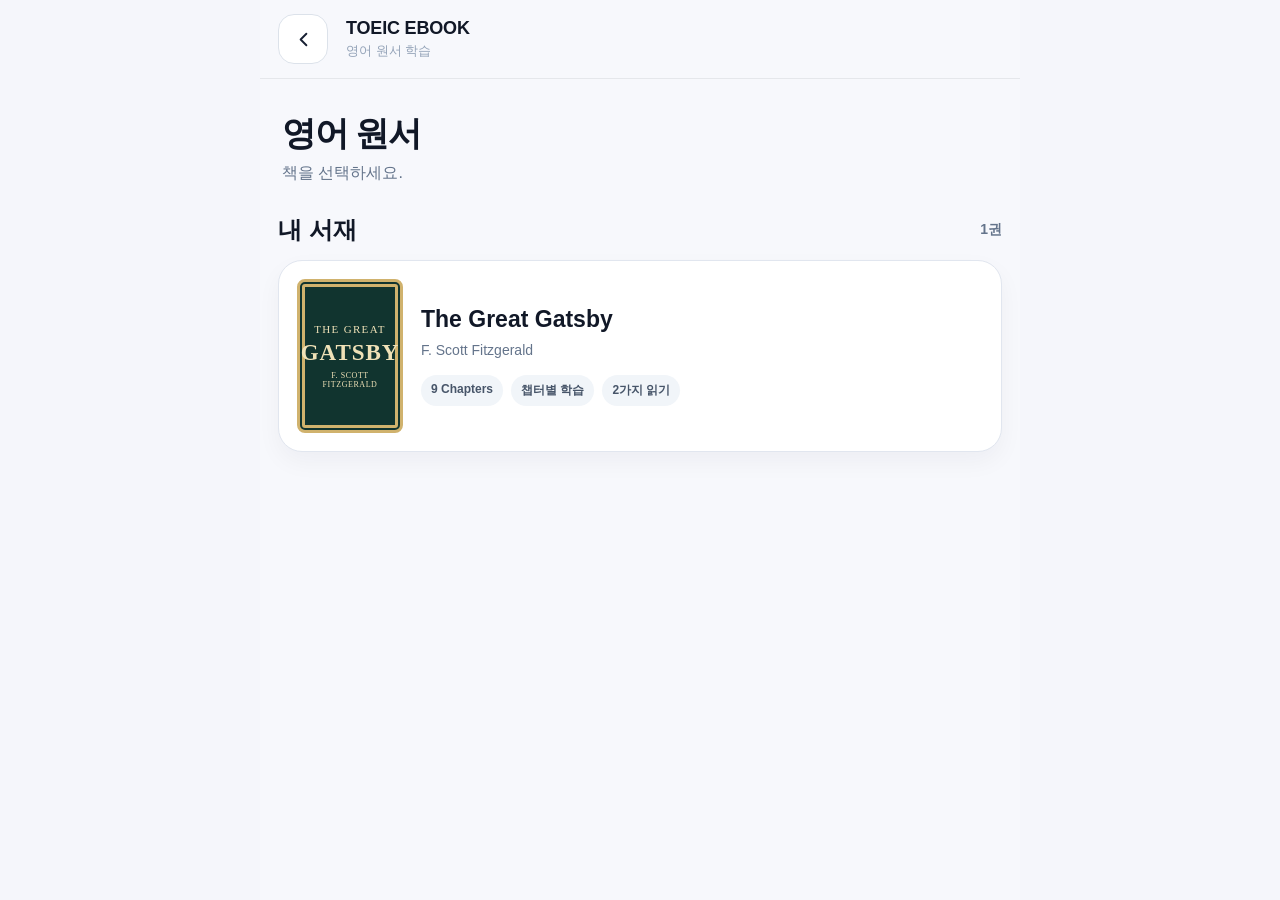
<file: ebook-prep.html>
<!doctype html>
<html lang="ko">
<head>
  <meta charset="UTF-8" />
  <meta name="viewport" content="width=device-width, initial-scale=1.0, viewport-fit=cover" />
  <meta name="theme-color" content="#312e81" />
  <meta name="description" content="영어 원서 읽기 전 학습" />
  <link rel="icon" href="/icon.svg" type="image/svg+xml" />
  <link rel="stylesheet" href="/ebook.css?v=3" />
  <title>읽기 전 학습 | TOEIC EBOOK</title>
</head>
<body data-ebook-view="prep">
  <div class="ebook-shell">
    <header class="ebook-topbar">
      <a href="/" class="back-btn" aria-label="홈으로"><svg viewBox="0 0 24 24"><path d="M15 18l-6-6 6-6"/></svg></a>
      <div class="top-title"><strong>TOEIC EBOOK</strong><span>영어 원서 학습</span></div>
      <button id="topAudioStop" class="top-action" type="button" hidden>정지</button>
    </header>

    <main class="book-view">
      <section class="book-head">
        <div class="mini-cover"><span>THE GREAT</span><b>GATSBY</b><small>F. SCOTT FITZGERALD</small></div>
        <div class="book-info">
          <h1 id="bookTitle">The Great Gatsby</h1>
          <p id="bookAuthor">F. Scott Fitzgerald</p>
          <div class="book-meta"><span id="bookLevel">중상급</span><span id="bookChapters">9 Chapters</span></div>
        </div>
      </section>

      <nav class="book-tabs" aria-label="책 메뉴">
        <button id="prepTab" class="active" type="button" aria-current="page">읽기 전 학습</button>
        <button id="readTab" type="button">책 읽기</button>
      </nav>

      <section id="prepPanel" class="prep-panel" aria-label="읽기 전 학습">
        <section class="chapter-control card compact-card">
          <div class="control-head"><strong>읽기 전 학습</strong><span id="prepChapterProgress">0%</span></div>
          <div class="chapter-row">
            <button id="prepPrevChapter" class="square-btn" type="button" aria-label="이전 챕터"><svg viewBox="0 0 24 24"><path d="M15 18l-6-6 6-6"/></svg></button>
            <label class="chapter-select-wrap"><span>CHAPTER</span><select id="prepChapterSelect"></select></label>
            <button id="prepNextChapter" class="square-btn" type="button" aria-label="다음 챕터"><svg viewBox="0 0 24 24"><path d="m9 18 6-6-6-6"/></svg></button>
          </div>
        </section>

        <section class="study-section card">
          <div class="study-title"><h2>단어</h2><span id="vocabCount"></span></div>
          <div id="vocabList" class="vocab-list"></div>
        </section>

        <section class="study-section card">
          <div class="study-title"><h2>문법</h2><span id="grammarCount"></span></div>
          <div id="grammarList" class="grammar-list"></div>
        </section>

        <button id="finishPrepBtn" class="finish-prep" type="button">이 챕터 읽기</button>
      </section>
    </main>
  </div>

  <script src="/ebook-common.js?v=1"></script>
  <script src="/ebook-prep.js?v=1"></script>
</body>
</html>
</file>
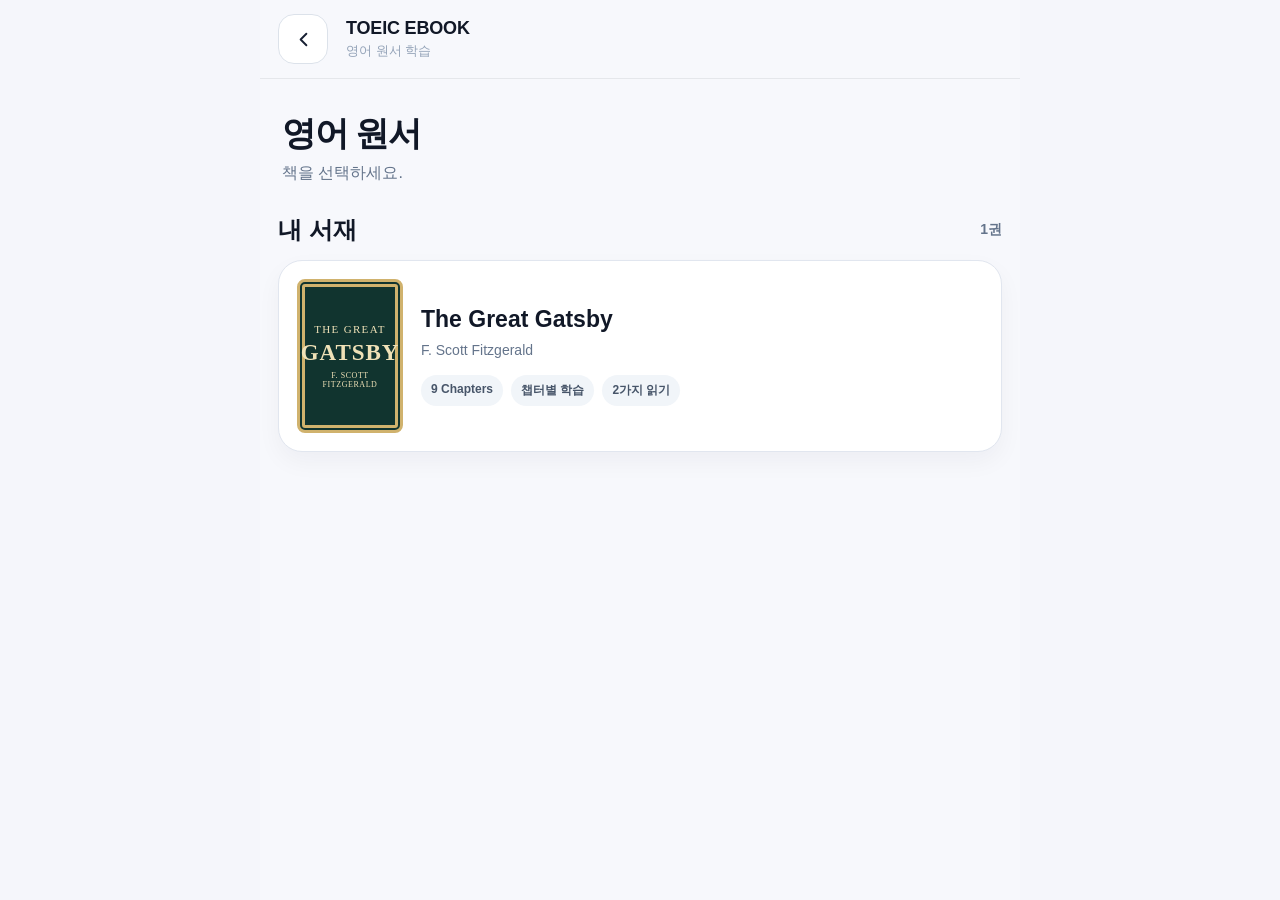
<file: ebook-reader.html>
<!doctype html>
<html lang="ko">
<head>
  <meta charset="UTF-8" />
  <meta name="viewport" content="width=device-width, initial-scale=1.0, viewport-fit=cover" />
  <meta name="theme-color" content="#312e81" />
  <meta name="description" content="영어 원서 책 읽기" />
  <link rel="icon" href="/icon.svg" type="image/svg+xml" />
  <link rel="stylesheet" href="/ebook.css?v=3" />
  <link rel="preload" href="/data/gatsby-ko-ch1-1.json?v=4" as="fetch" crossorigin="anonymous" />
  <link rel="preload" href="/data/gatsby-ko-ch1-2.json?v=4" as="fetch" crossorigin="anonymous" />
  <link rel="preload" href="/data/gatsby-ko-ch1-3.json?v=4" as="fetch" crossorigin="anonymous" />
  <link rel="preload" href="/data/gatsby-ko-ch1-4.json?v=4" as="fetch" crossorigin="anonymous" />
  <link rel="preload" href="/data/gatsby-ko-ch1-5.json?v=4" as="fetch" crossorigin="anonymous" />
  <title>책 읽기 | TOEIC EBOOK</title>
</head>
<body data-ebook-view="reader">
  <div class="ebook-shell">
    <header class="ebook-topbar">
      <a href="/" class="back-btn" aria-label="홈으로"><svg viewBox="0 0 24 24"><path d="M15 18l-6-6 6-6"/></svg></a>
      <div class="top-title"><strong>TOEIC EBOOK</strong><span>영어 원서 학습</span></div>
      <button id="topAudioStop" class="top-action" type="button" hidden>정지</button>
    </header>

    <main class="book-view">
      <section class="book-head">
        <div class="mini-cover"><span>THE GREAT</span><b>GATSBY</b><small>F. SCOTT FITZGERALD</small></div>
        <div class="book-info">
          <h1 id="bookTitle">The Great Gatsby</h1>
          <p id="bookAuthor">F. Scott Fitzgerald</p>
          <div class="book-meta"><span id="bookLevel">중상급</span><span id="bookChapters">9 Chapters</span></div>
        </div>
      </section>

      <nav class="book-tabs" aria-label="책 메뉴">
        <button id="prepTab" type="button">읽기 전 학습</button>
        <button id="readTab" class="active" type="button" aria-current="page">책 읽기</button>
      </nav>

      <section id="readerPanel" class="reader-panel" aria-label="책 읽기">
        <section class="reader-top card compact-card">
          <div class="reading-mode" role="tablist" aria-label="읽기 방식">
            <button id="lineModeBtn" class="active" type="button">한 줄씩 읽기</button>
            <button id="fullModeBtn" type="button">영어 전체 읽기</button>
          </div>

          <div class="chapter-row reader-chapter-row">
            <button id="readPrevChapter" class="square-btn" type="button" aria-label="이전 챕터"><svg viewBox="0 0 24 24"><path d="M15 18l-6-6 6-6"/></svg></button>
            <label class="chapter-select-wrap"><span>CHAPTER</span><select id="chapterSelect"></select></label>
            <button id="readNextChapter" class="square-btn" type="button" aria-label="다음 챕터"><svg viewBox="0 0 24 24"><path d="m9 18 6-6-6-6"/></svg></button>
          </div>

          <div class="reader-actions">
            <button id="chapterAudioBtn" class="audio-main-btn" type="button">
              <svg viewBox="0 0 24 24"><path d="M8 5v14l11-7-11-7Z"/></svg><span>챕터 듣기</span>
            </button>
            <button id="koreanToggle" class="korean-toggle" type="button">
              <svg viewBox="0 0 24 24"><path d="M2.5 12s3.5-6 9.5-6 9.5 6 9.5 6-3.5 6-9.5 6-9.5-6-9.5-6Z"/><circle cx="12" cy="12" r="2.5"/></svg><span>한국어 숨기기</span>
            </button>
          </div>
        </section>

        <section class="chapter-head">
          <div><p id="chapterLabel">CHAPTER I</p><h2 id="chapterTitleDisplay">The Great Gatsby</h2></div>
          <span id="readerCount"></span>
        </section>

        <section id="lineReaderView">
          <section id="readerLines" class="reader-lines"></section>
          <button id="loadMoreBtn" class="load-more" type="button">다음 문장 더 보기</button>
        </section>

        <section id="fullReaderView" class="full-reader-view" hidden>
          <article id="fullEnglishText" class="full-english-text"></article>
        </section>

        <div id="readerStatus" class="reader-status" aria-live="polite"></div>
      </section>
    </main>
  </div>

  <script src="/ebook-common.js?v=1"></script>
  <script src="/ebook-ko-bootstrap.js?v=4"></script>
  <script src="/ebook-reader.js?v=2"></script>
</body>
</html>
</file>
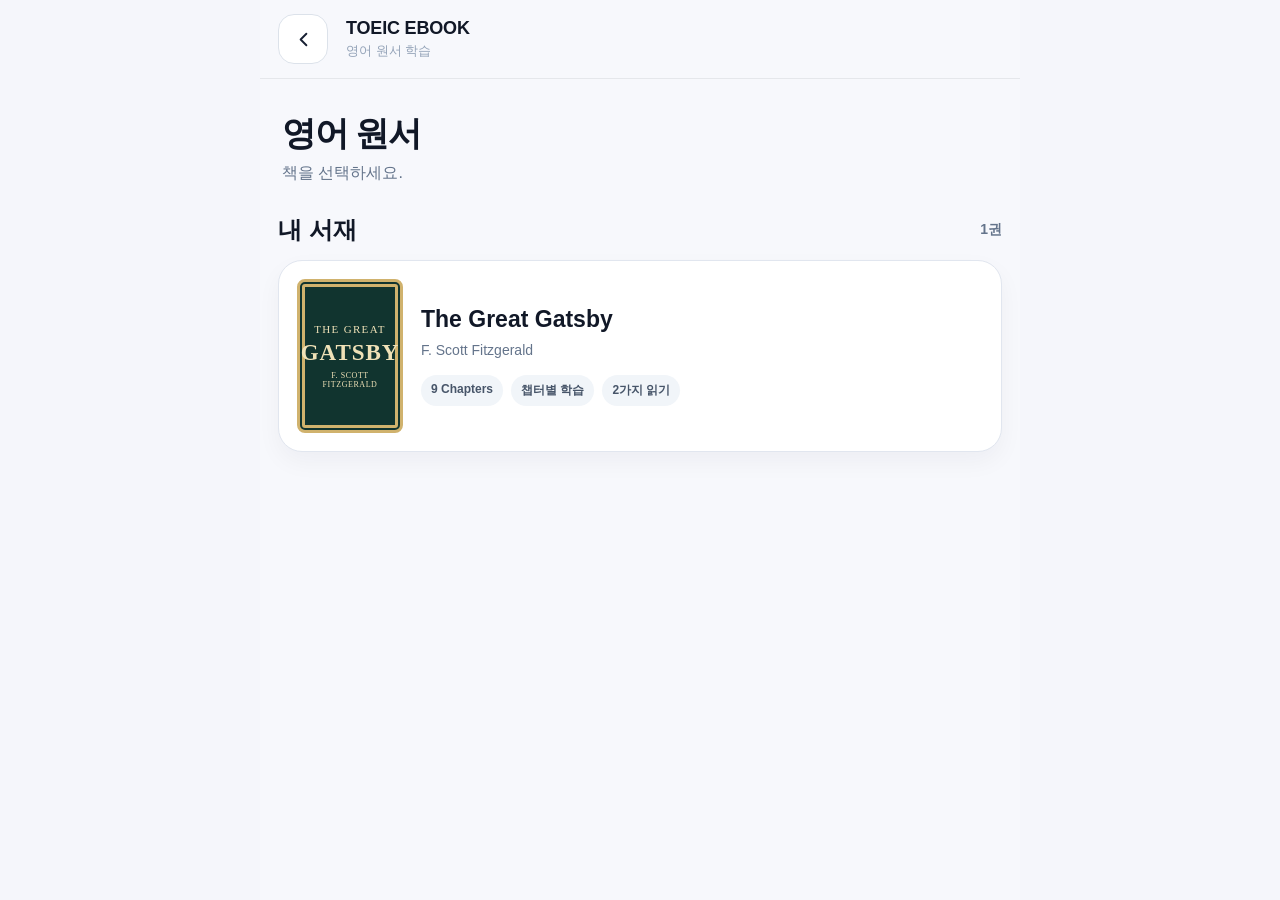
<file: ebook.html>
<!doctype html>
<html lang="ko">
<head>
  <meta charset="UTF-8" />
  <meta name="viewport" content="width=device-width, initial-scale=1.0, viewport-fit=cover" />
  <meta name="theme-color" content="#312e81" />
  <meta name="description" content="영어 원서로 공부하는 TOEIC EBOOK" />
  <link rel="icon" href="/icon.svg" type="image/svg+xml" />
  <link rel="stylesheet" href="/ebook.css?v=3" />
  <title>TOEIC EBOOK</title>
</head>
<body>
  <div class="ebook-shell">
    <header class="ebook-topbar">
      <a href="/" class="back-btn" aria-label="홈으로"><svg viewBox="0 0 24 24"><path d="M15 18l-6-6 6-6"/></svg></a>
      <div class="top-title"><strong>TOEIC EBOOK</strong><span>영어 원서 학습</span></div>
    </header>

    <main id="libraryView" class="library-view">
      <section class="library-head">
        <h1>영어 원서</h1>
        <p>책을 선택하세요.</p>
      </section>
      <section class="library-section">
        <div class="section-heading"><h2>내 서재</h2><span id="bookCount">0권</span></div>
        <div id="bookList" class="book-list"></div>
      </section>
    </main>
  </div>

  <script src="/ebook-common.js?v=1"></script>
  <script src="/ebook-library.js?v=1"></script>
</body>
</html>
</file>
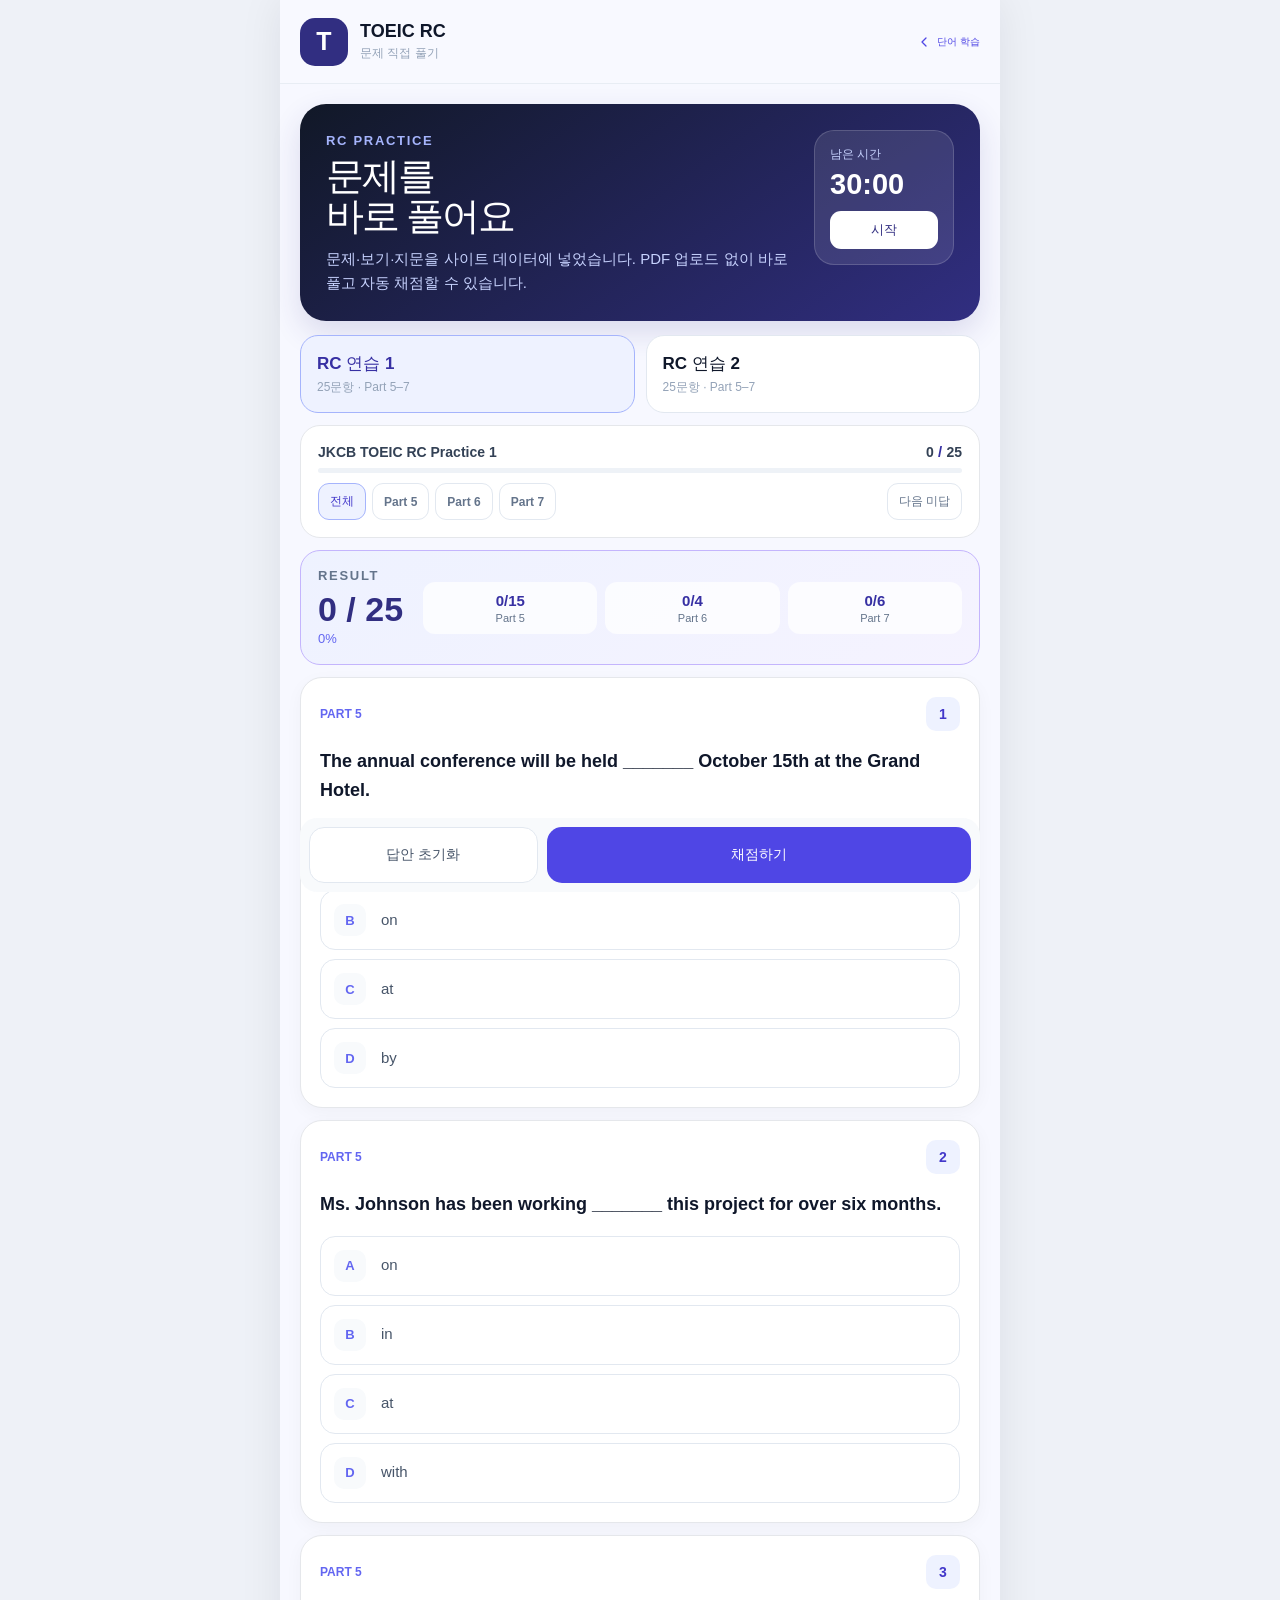
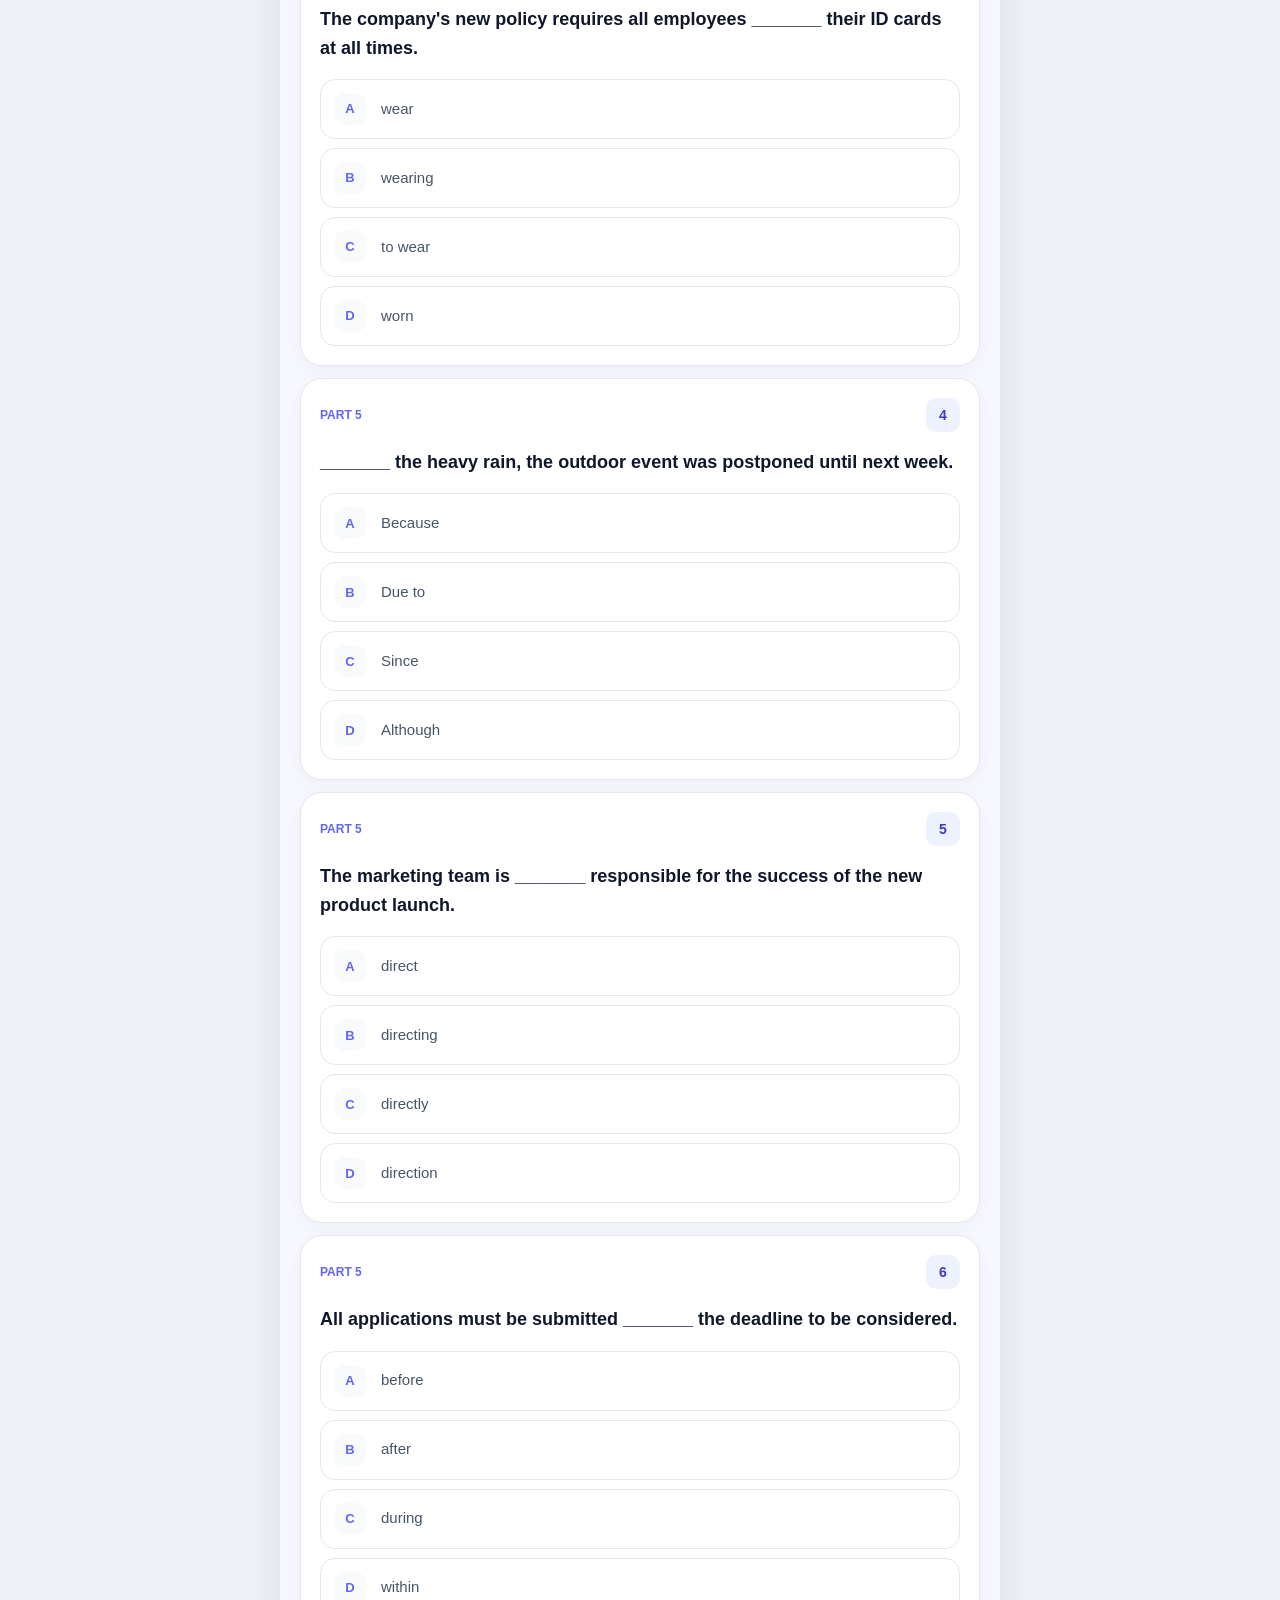
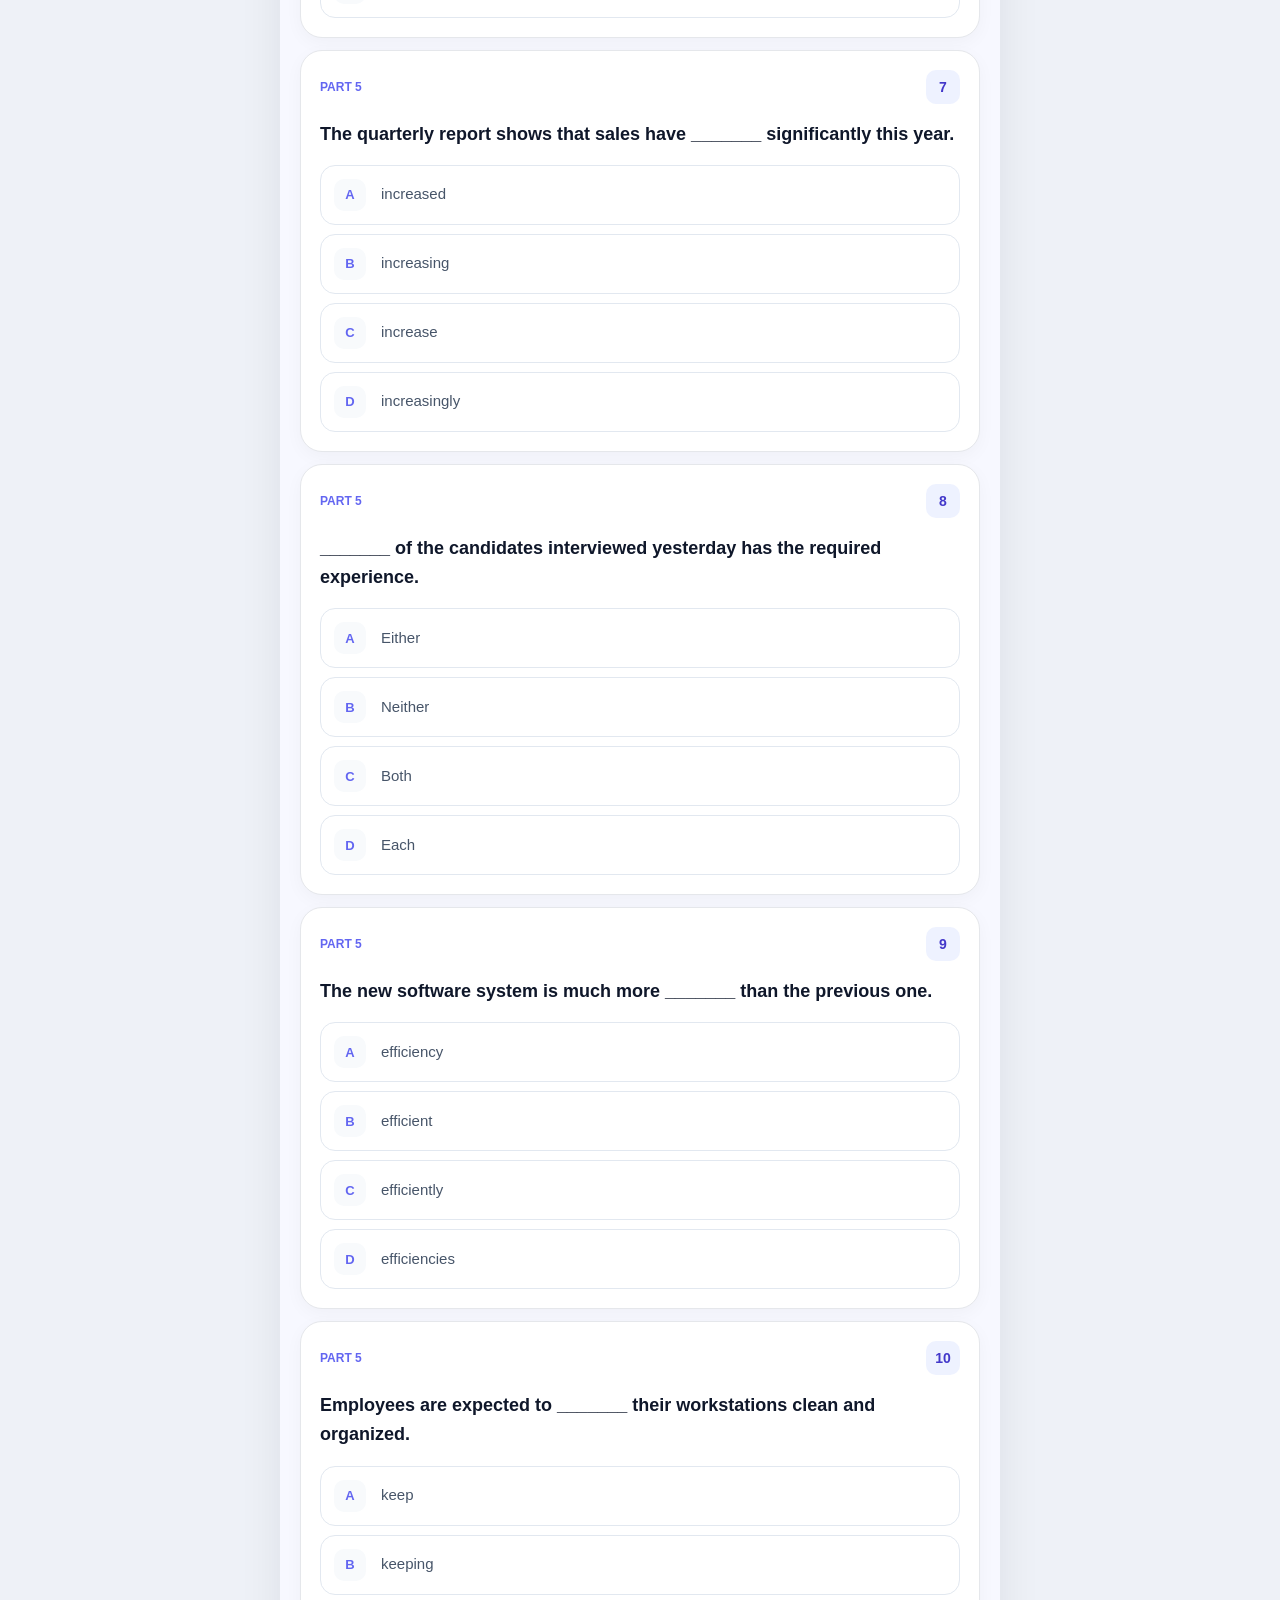
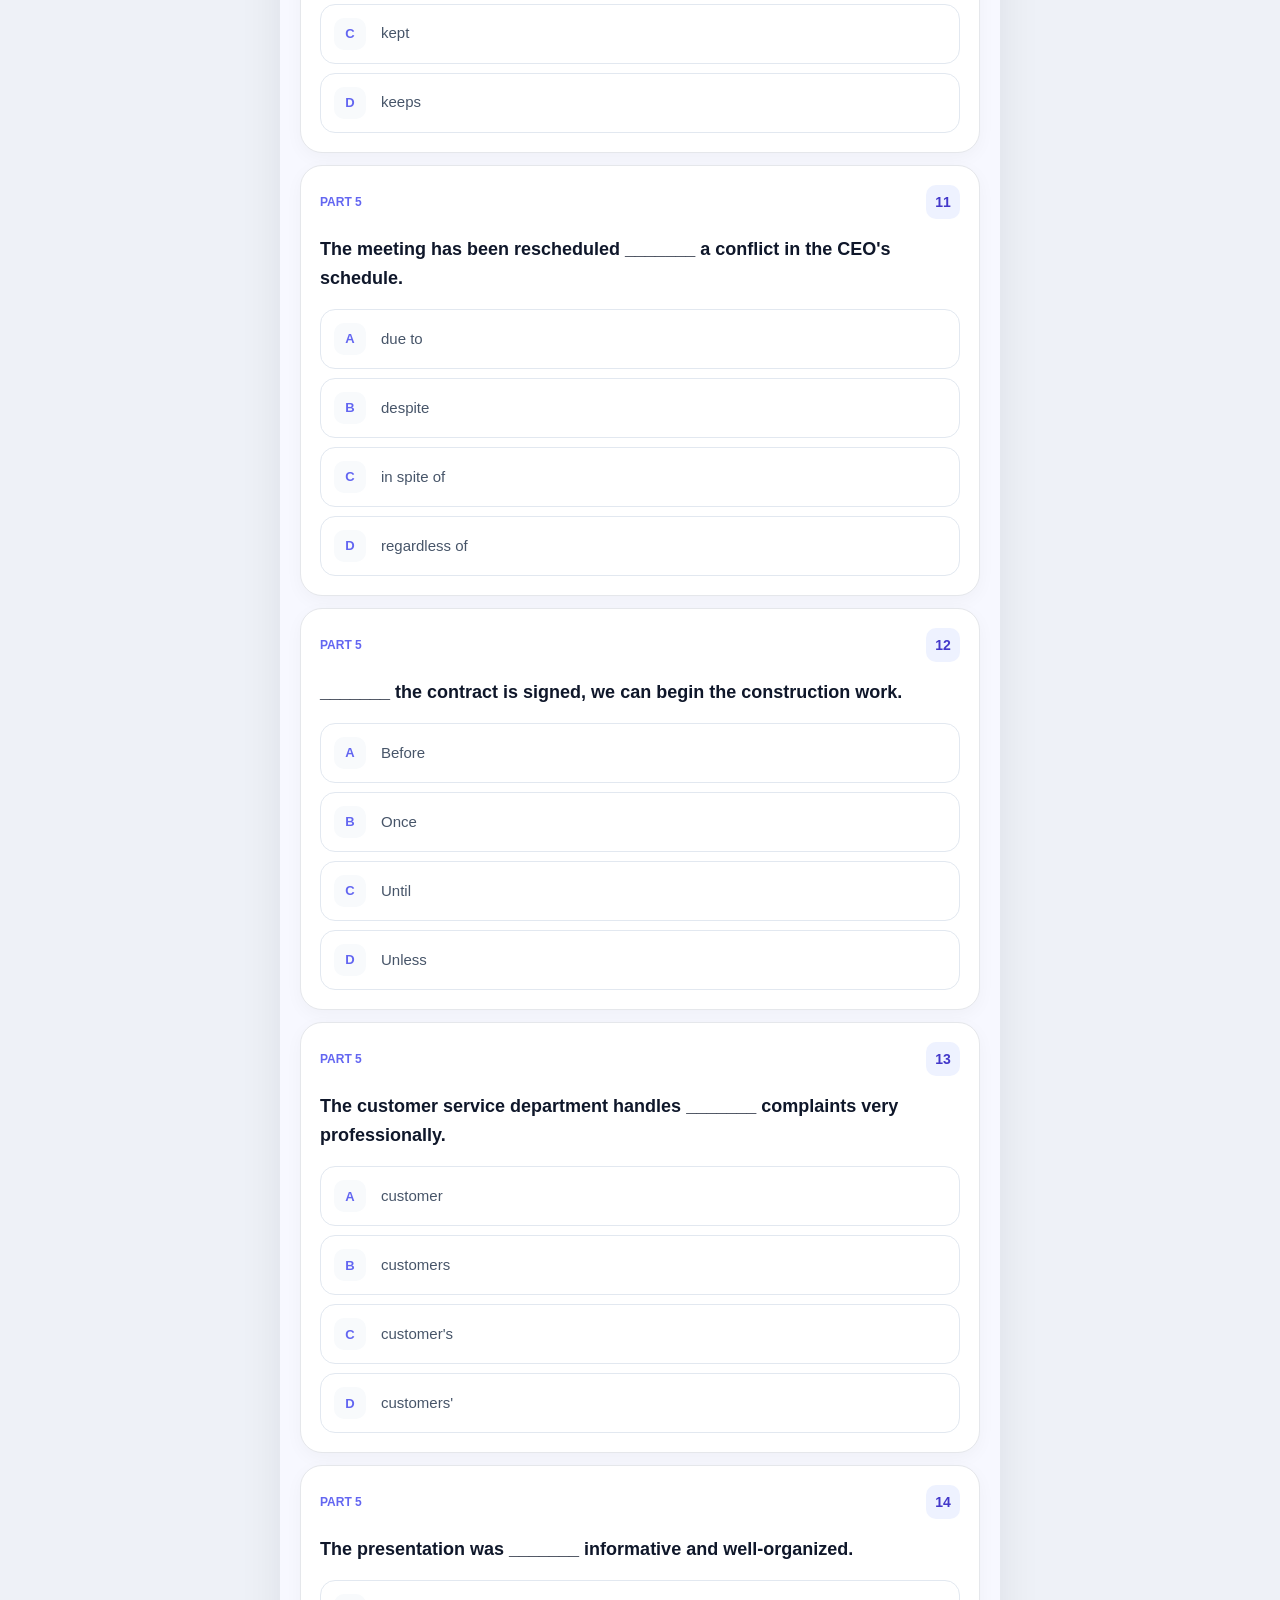
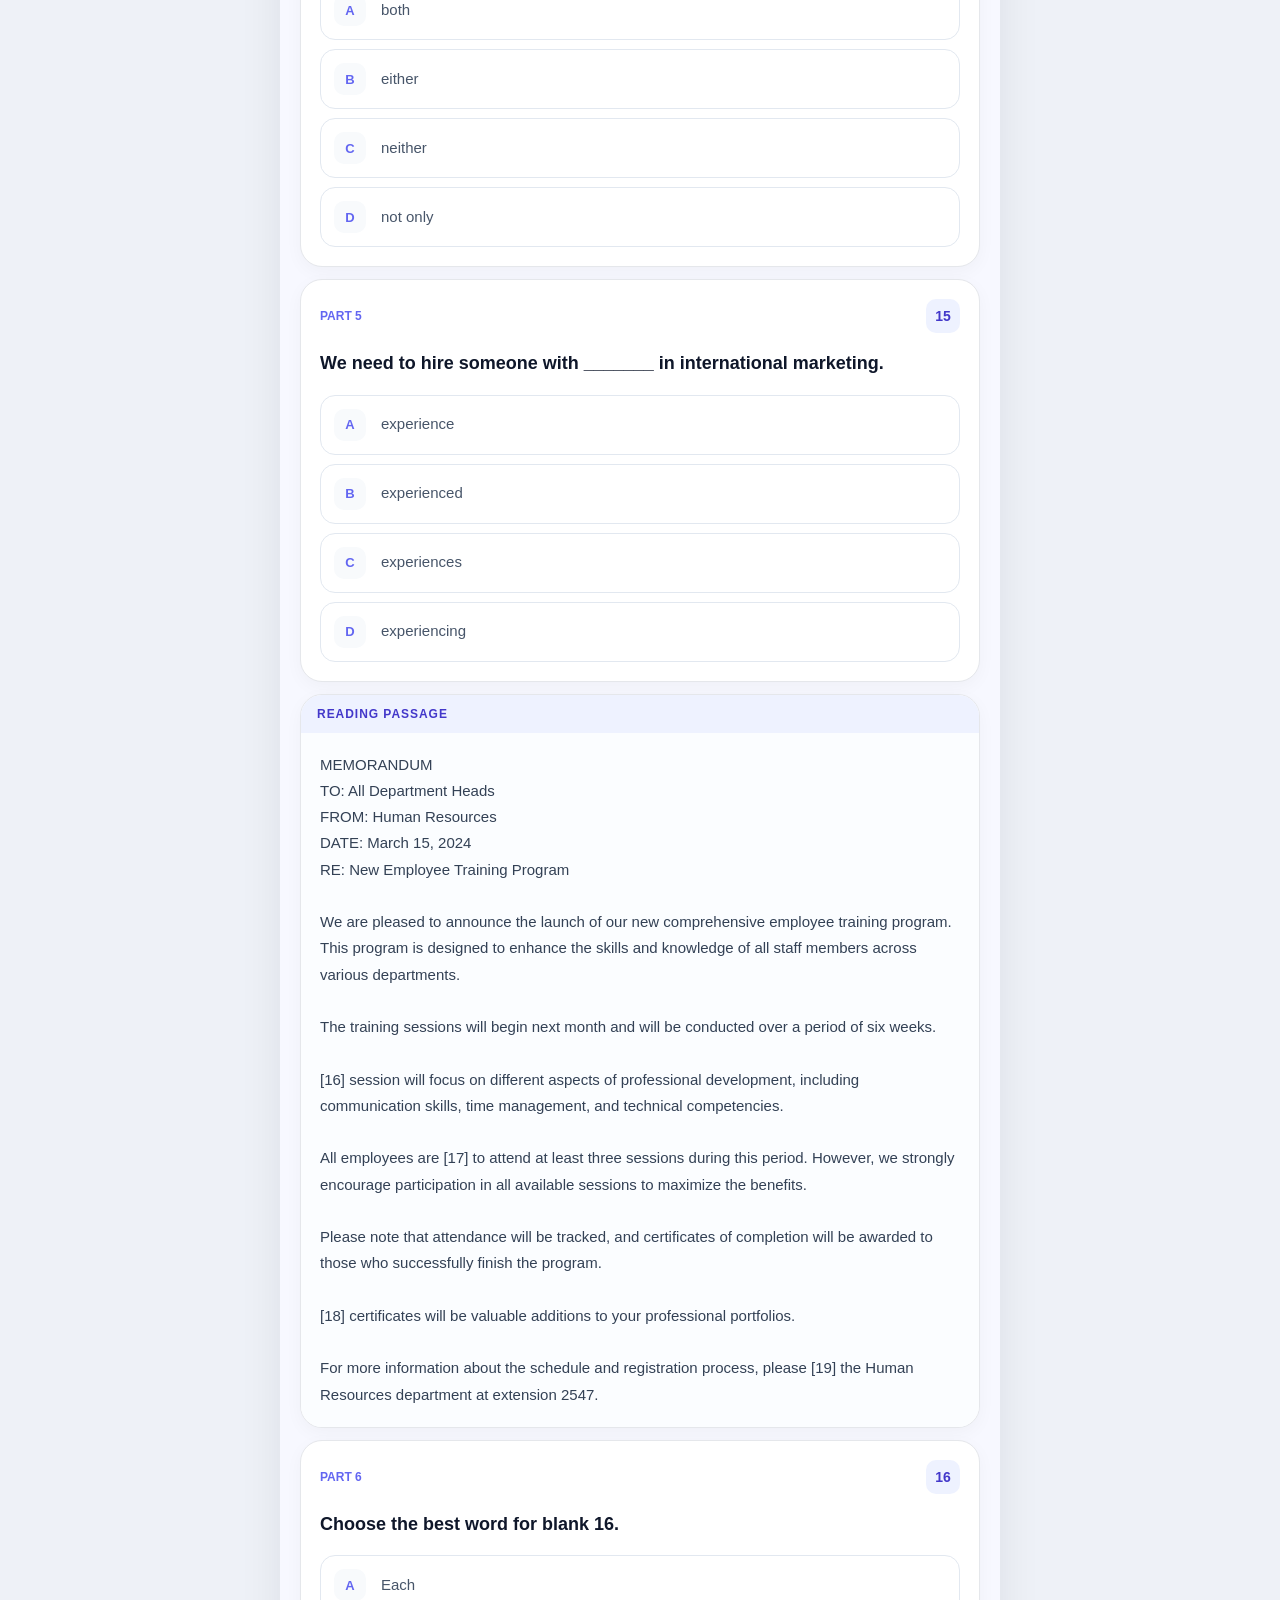
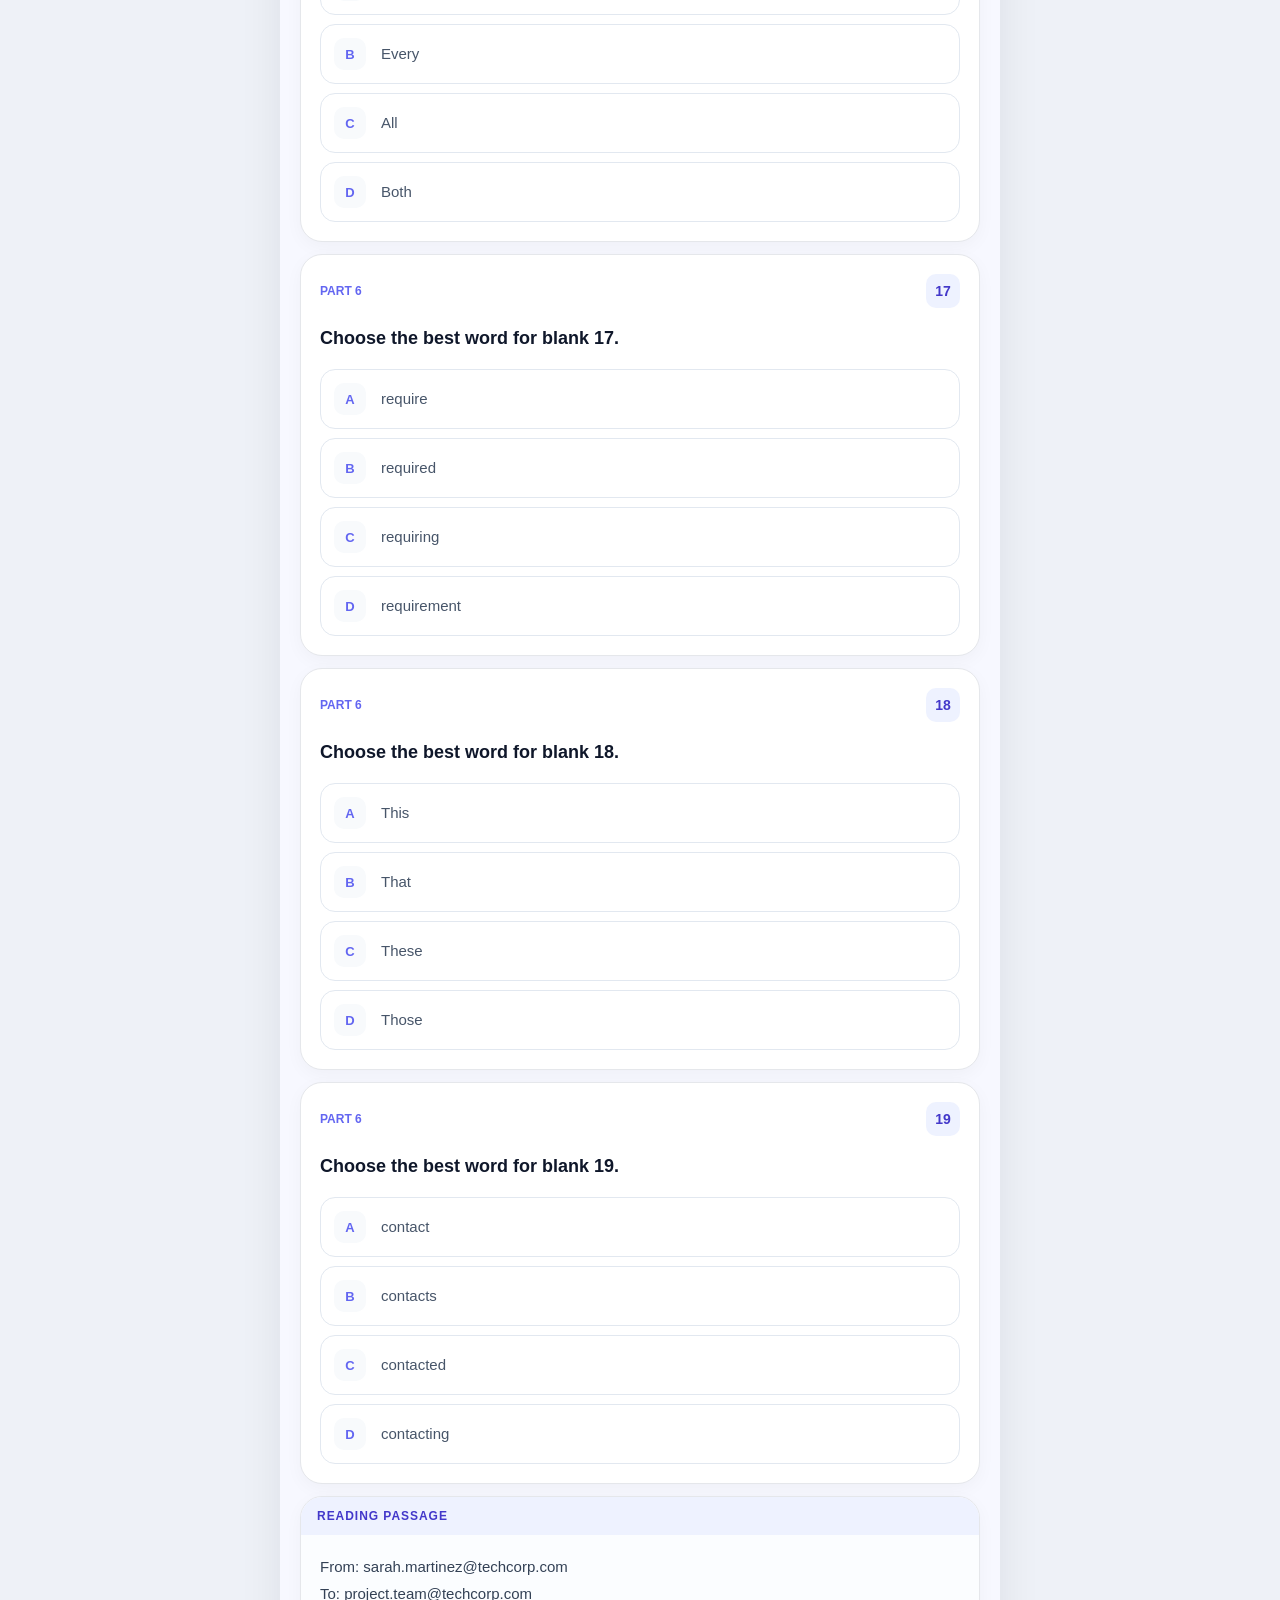
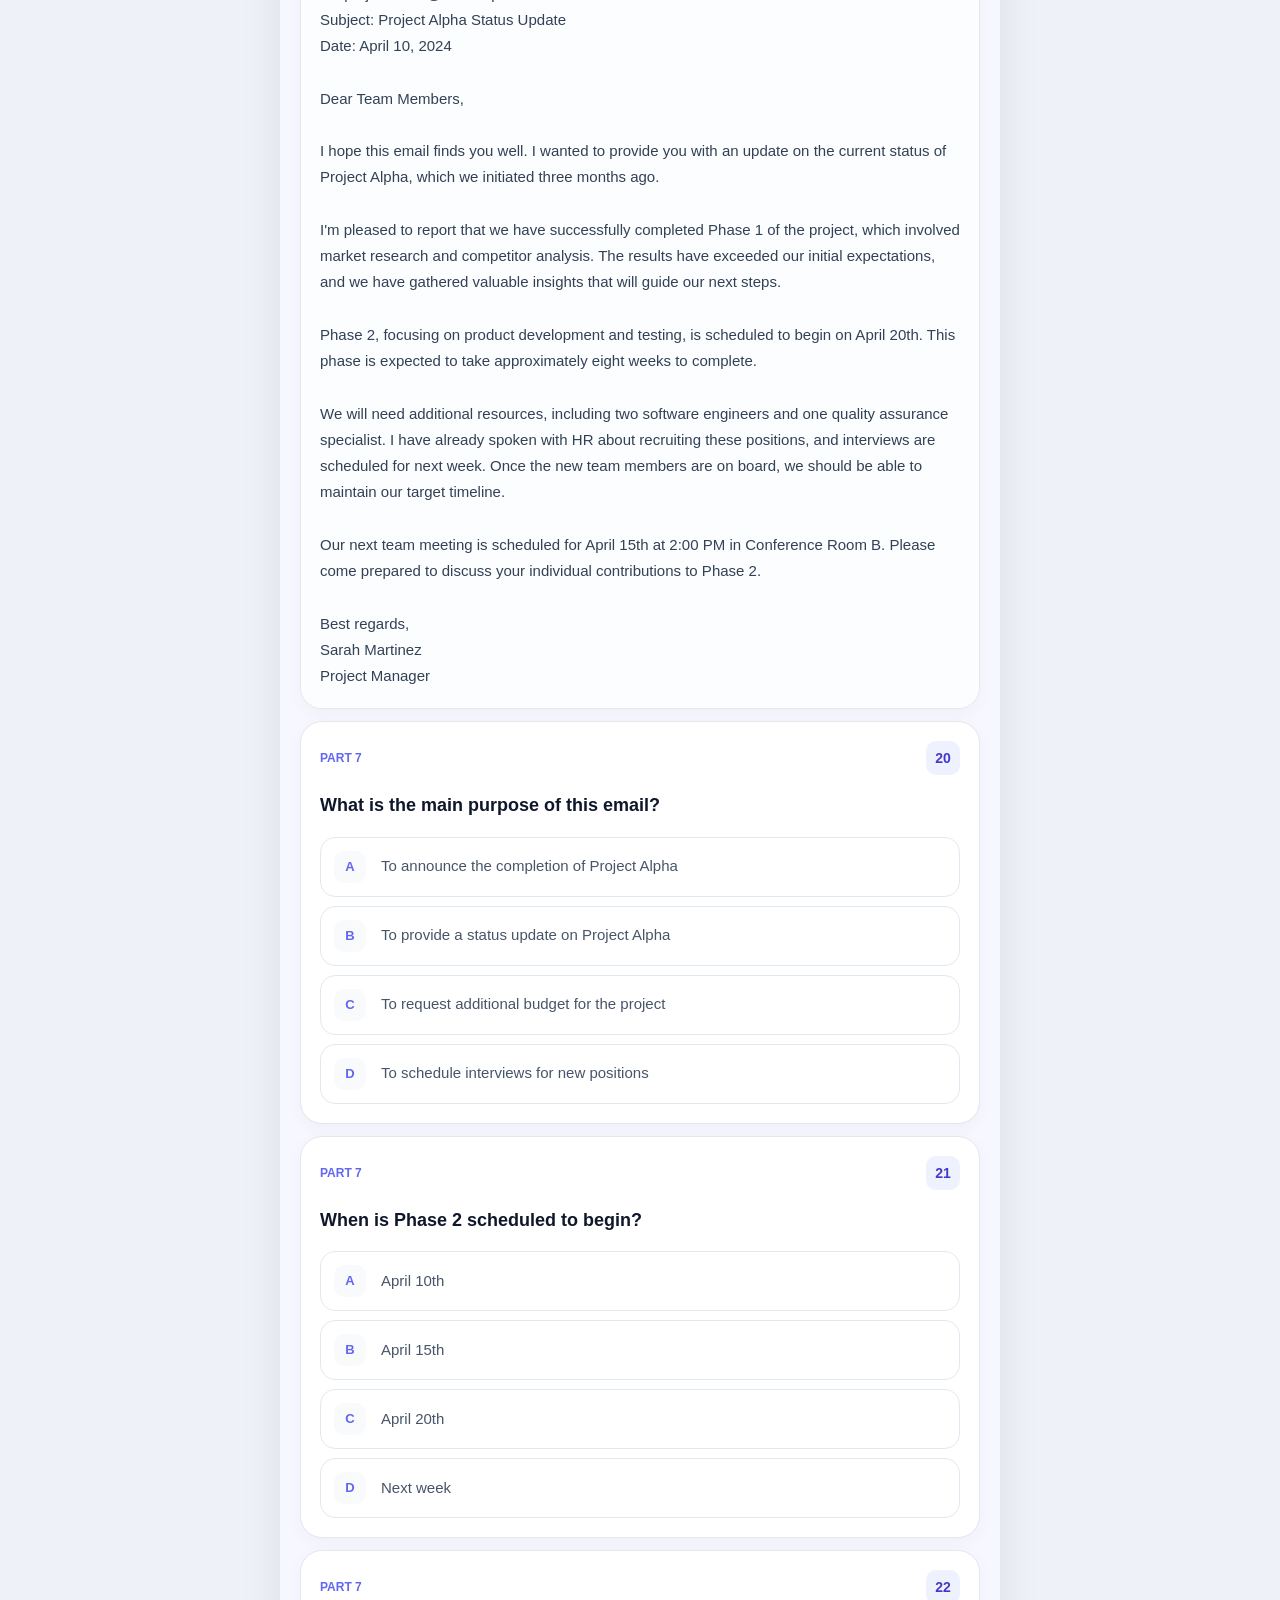
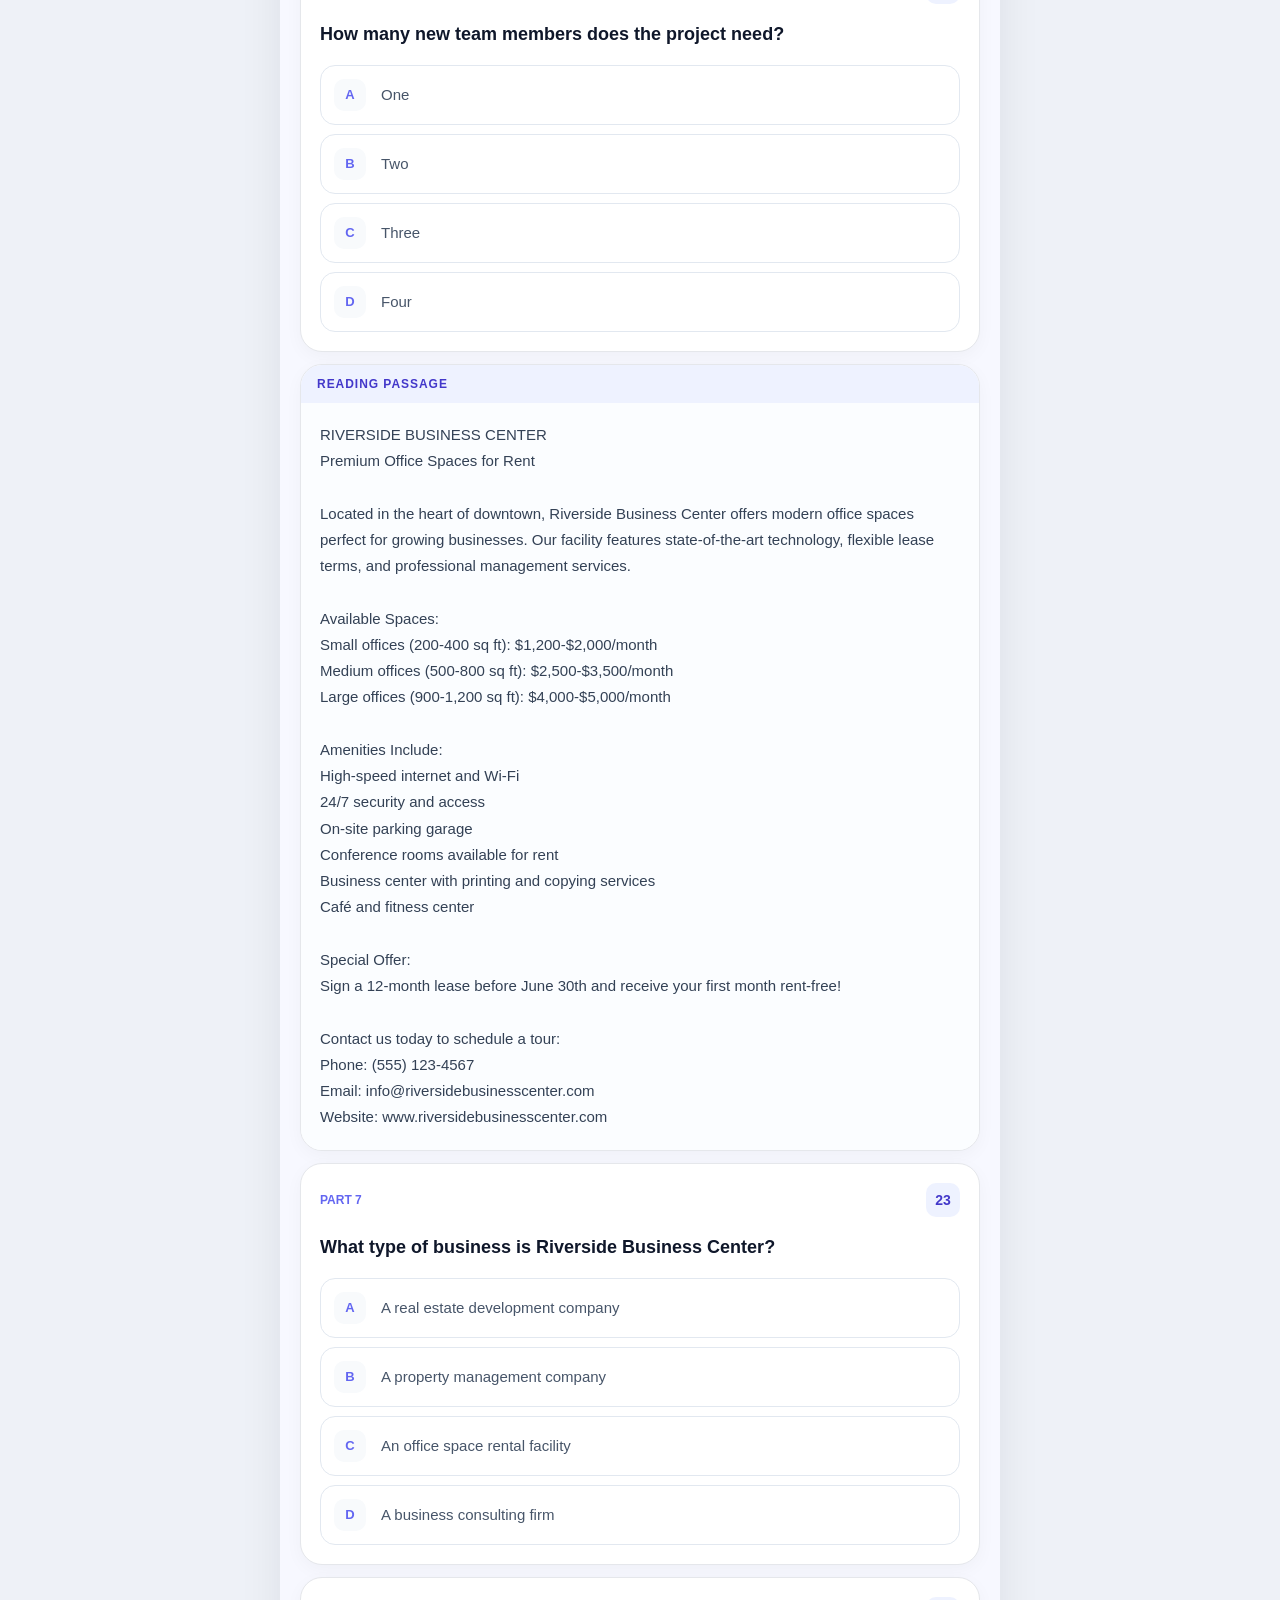
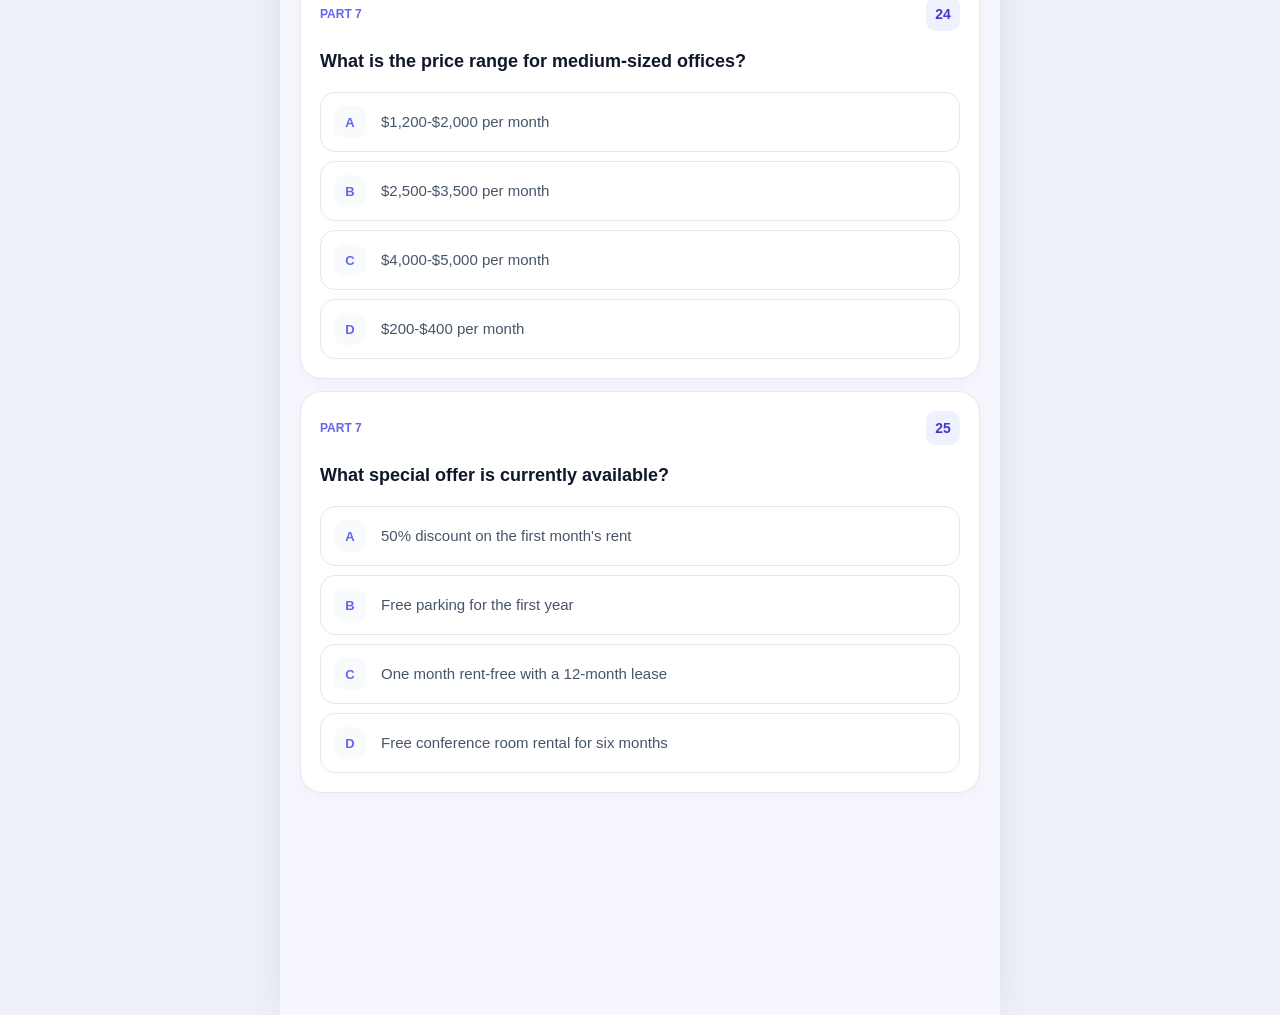
<file: mock.html>
<!doctype html>
<html lang="ko">
<head>
  <meta charset="UTF-8" />
  <meta name="viewport" content="width=device-width, initial-scale=1.0, viewport-fit=cover" />
  <meta name="theme-color" content="#0f172a" />
  <meta name="description" content="TOEIC RC 문제를 웹에서 직접 풀고 자동 채점하는 모바일 연습 사이트" />
  <link rel="icon" href="./icon.svg" type="image/svg+xml" />
  <link rel="stylesheet" href="./style.css" />
  <link rel="stylesheet" href="./icons.css" />
  <link rel="stylesheet" href="./mock-test.css" />
  <link rel="stylesheet" href="./rc.css" />
  <link rel="stylesheet" href="./theme-indigo.css" />
  <title>TOEIC RC Practice</title>
</head>
<body>
  <div class="app-shell mock-app-shell">
    <header class="topbar">
      <a class="brand mock-back-brand" href="./index.html" aria-label="단어 학습 홈으로">
        <span class="brand-mark">T</span>
        <span><b>TOEIC RC</b><small>문제 직접 풀기</small></span>
      </a>
      <a class="mock-home-link" href="./index.html">
        <svg class="ui-icon" viewBox="0 0 24 24" aria-hidden="true"><path d="M15 18l-6-6 6-6"/></svg>
        단어 학습
      </a>
    </header>

    <main class="view rc-view">
      <section class="rc-hero">
        <div>
          <p class="eyebrow">RC PRACTICE</p>
          <h1>문제를<br>바로 풀어요</h1>
          <p>문제·보기·지문을 사이트 데이터에 넣었습니다. PDF 업로드 없이 바로 풀고 자동 채점할 수 있습니다.</p>
        </div>
        <div class="rc-time-box">
          <span>남은 시간</span>
          <strong id="timeValue">30:00</strong>
          <button id="timerBtn">시작</button>
        </div>
      </section>

      <div class="rc-set-tabs">
        <button class="rc-set-tab active" data-set="v1"><b>RC 연습 1</b><span>25문항 · Part 5–7</span></button>
        <button class="rc-set-tab" data-set="v2"><b>RC 연습 2</b><span>25문항 · Part 5–7</span></button>
      </div>

      <section class="rc-status-card">
        <div>
          <span id="setTitle">JKCB TOEIC RC Practice 1</span>
          <strong><span id="answeredCount">0</span> / <span id="totalCount">25</span></strong>
        </div>
        <div class="mock-progress-track"><i id="progressFill" style="width:0%"></i></div>
        <div class="rc-status-actions">
          <div id="partTabs" class="rc-part-tabs"></div>
          <button id="nextBlankBtn">다음 미답</button>
        </div>
      </section>

      <section id="resultBox" class="rc-result-card" hidden>
        <div>
          <p class="eyebrow">RESULT</p>
          <strong><span id="scoreValue">0</span> / 25</strong>
          <span id="scorePercent">0%</span>
        </div>
        <div class="rc-result-grid">
          <span><b id="part5Score">0/15</b>Part 5</span>
          <span><b id="part6Score">0/4</b>Part 6</span>
          <span><b id="part7Score">0/6</b>Part 7</span>
        </div>
      </section>

      <section id="questionArea" class="rc-question-area" aria-live="polite"></section>

      <div class="rc-bottom-actions">
        <button id="resetBtn">답안 초기화</button>
        <button id="scoreBtn" class="primary">채점하기</button>
      </div>
    </main>
  </div>
  <script src="./rc.js"></script>
</body>
</html>
</file>
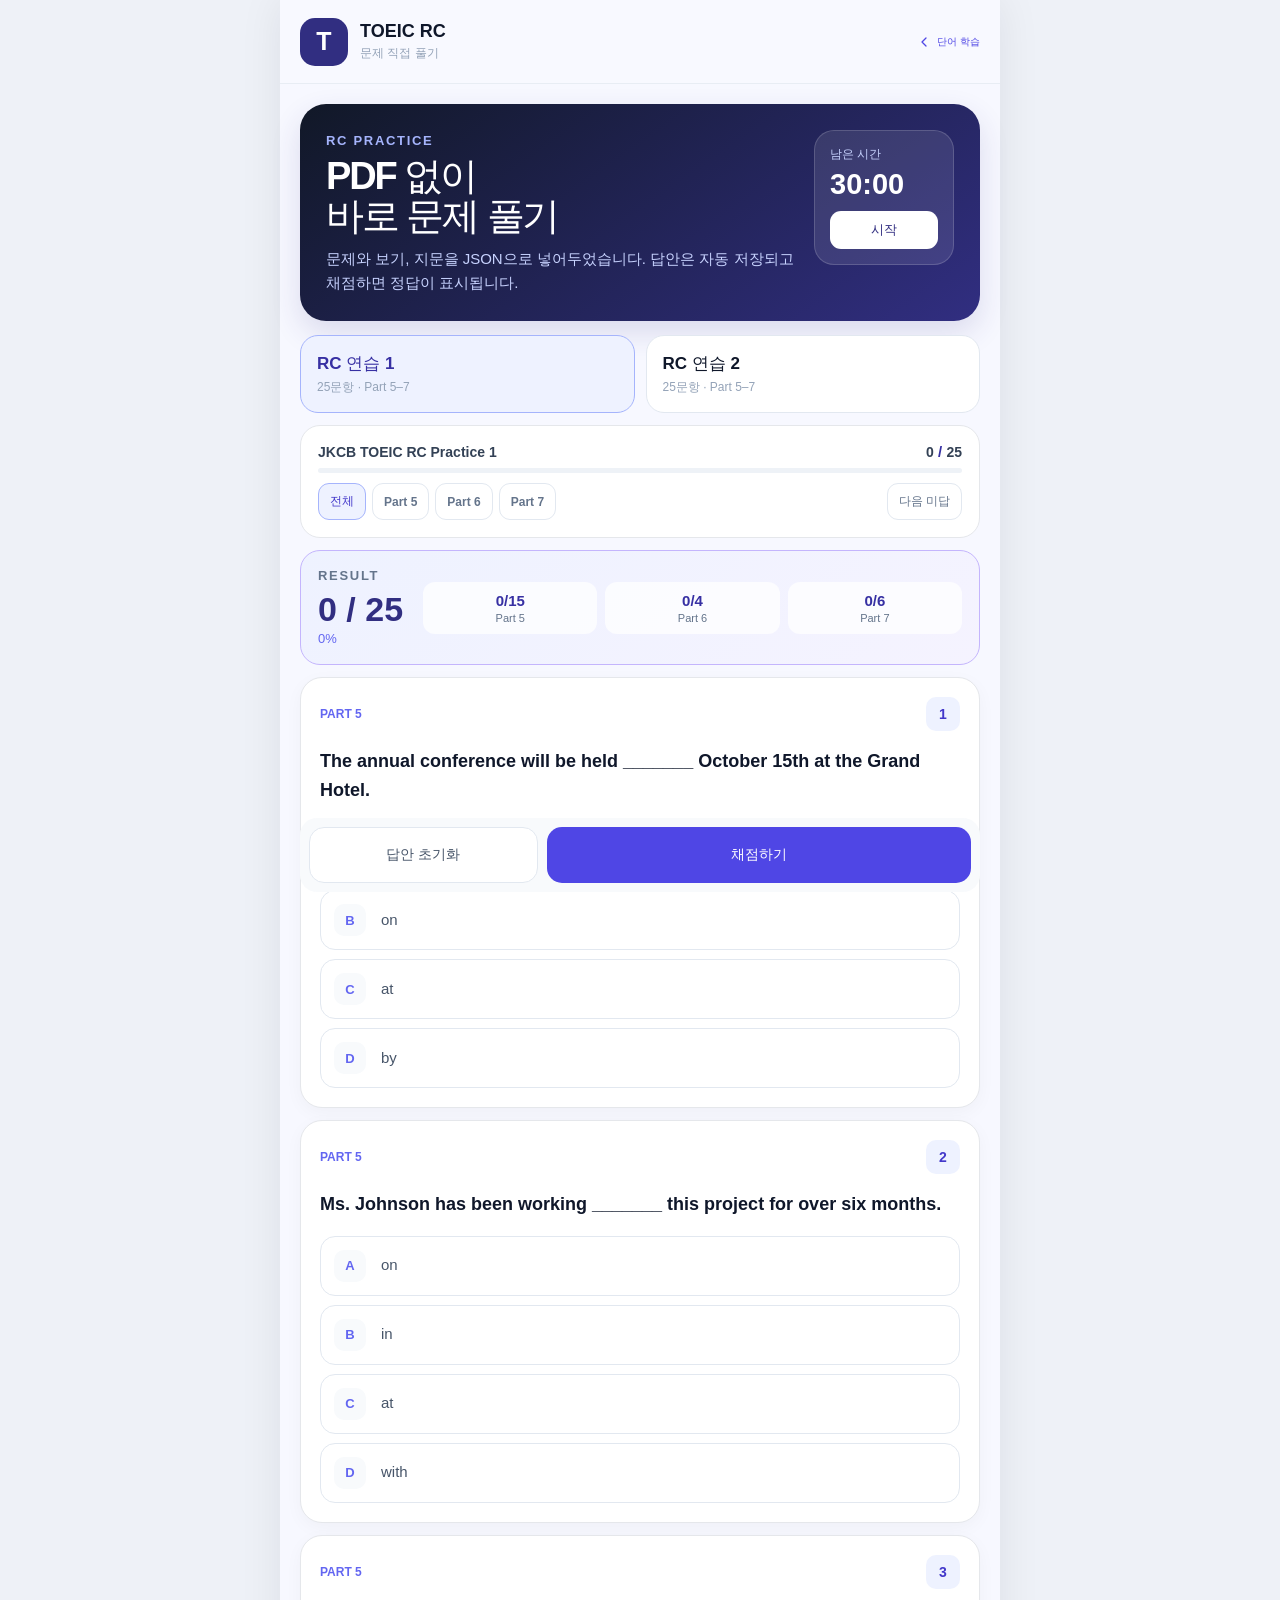
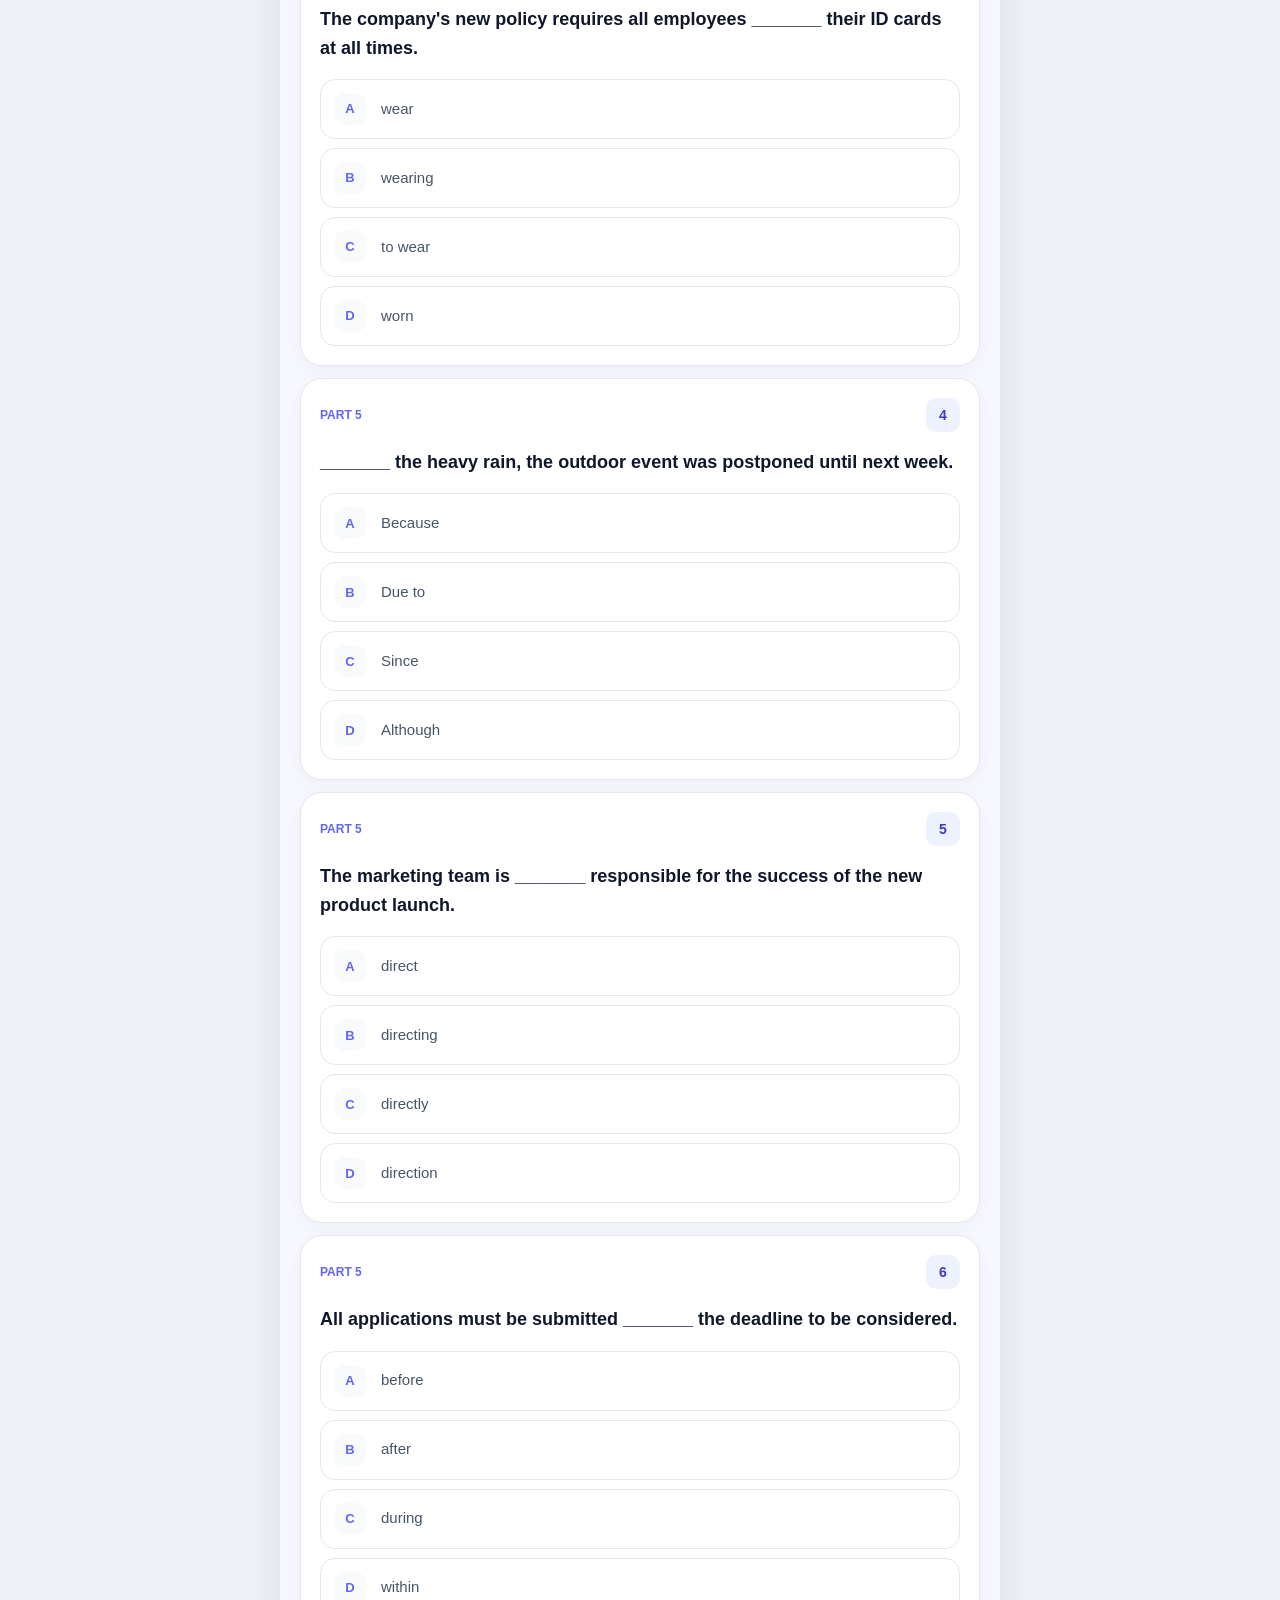
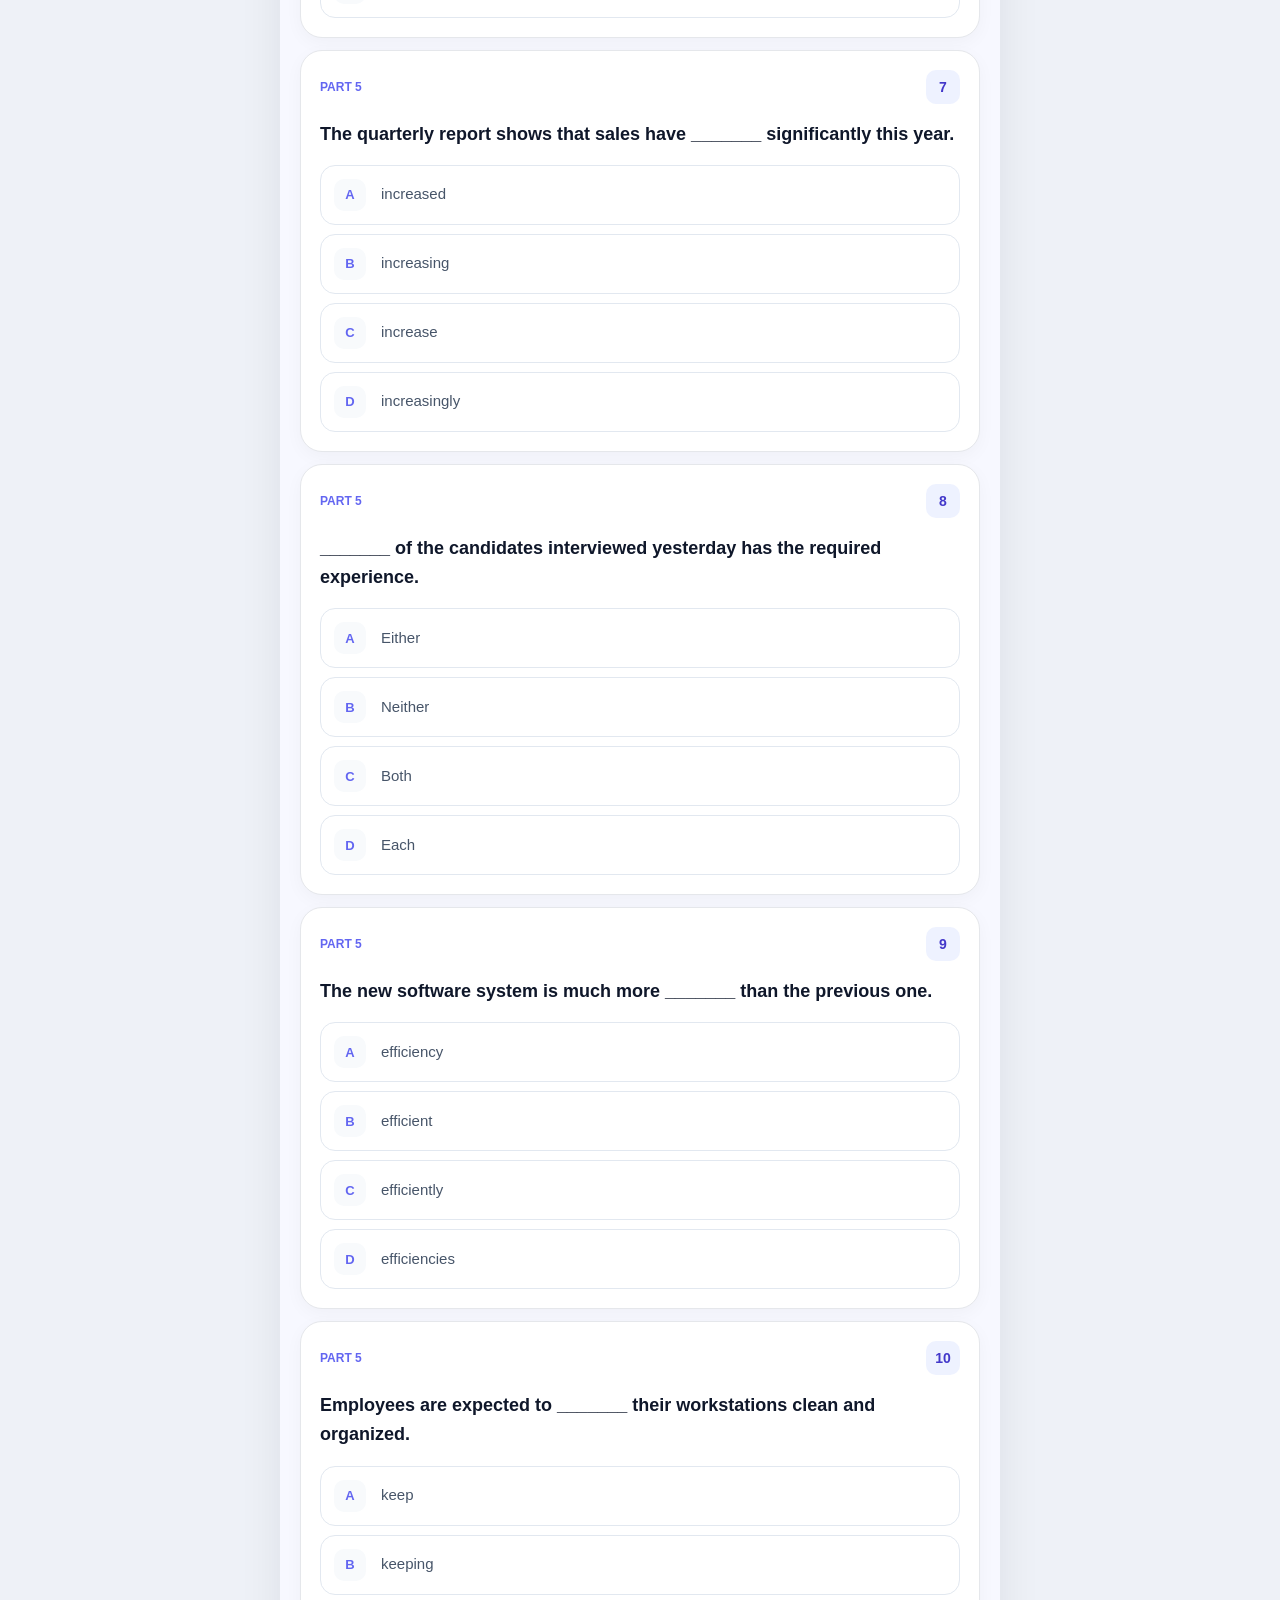
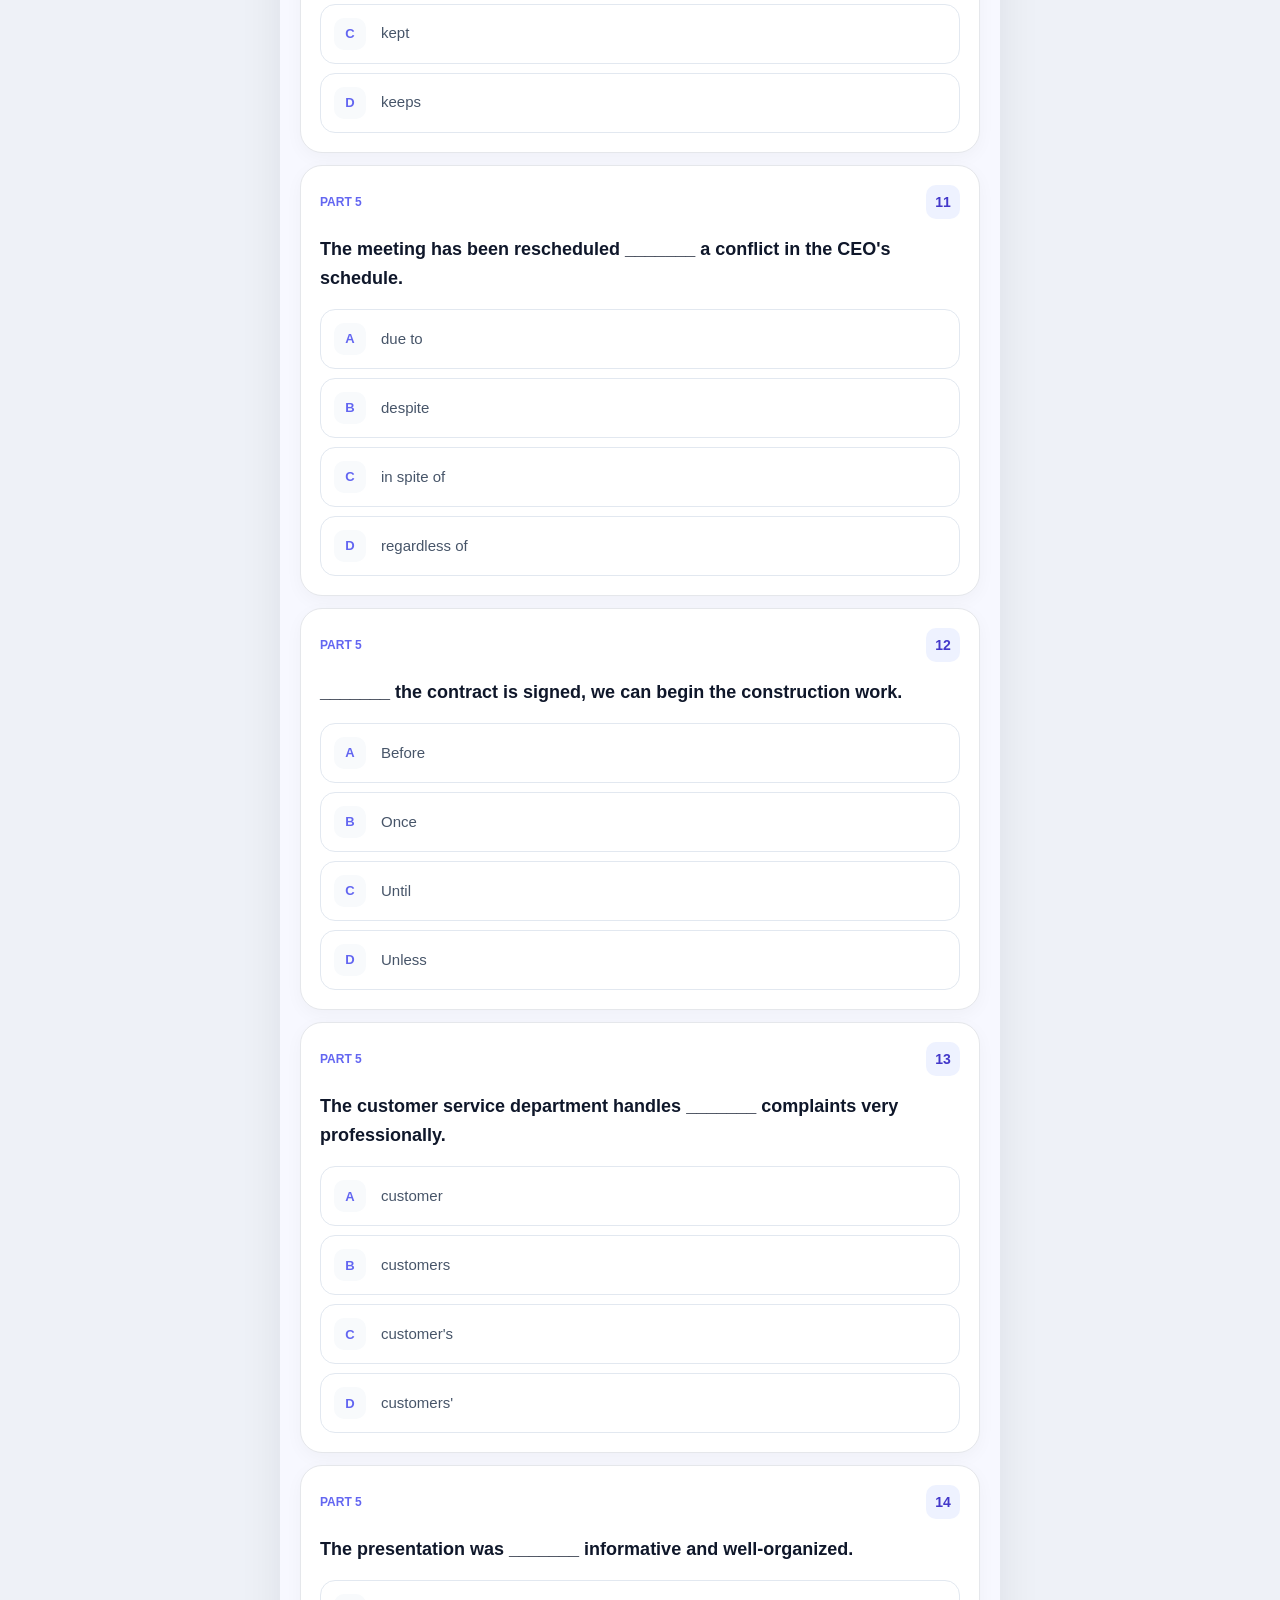
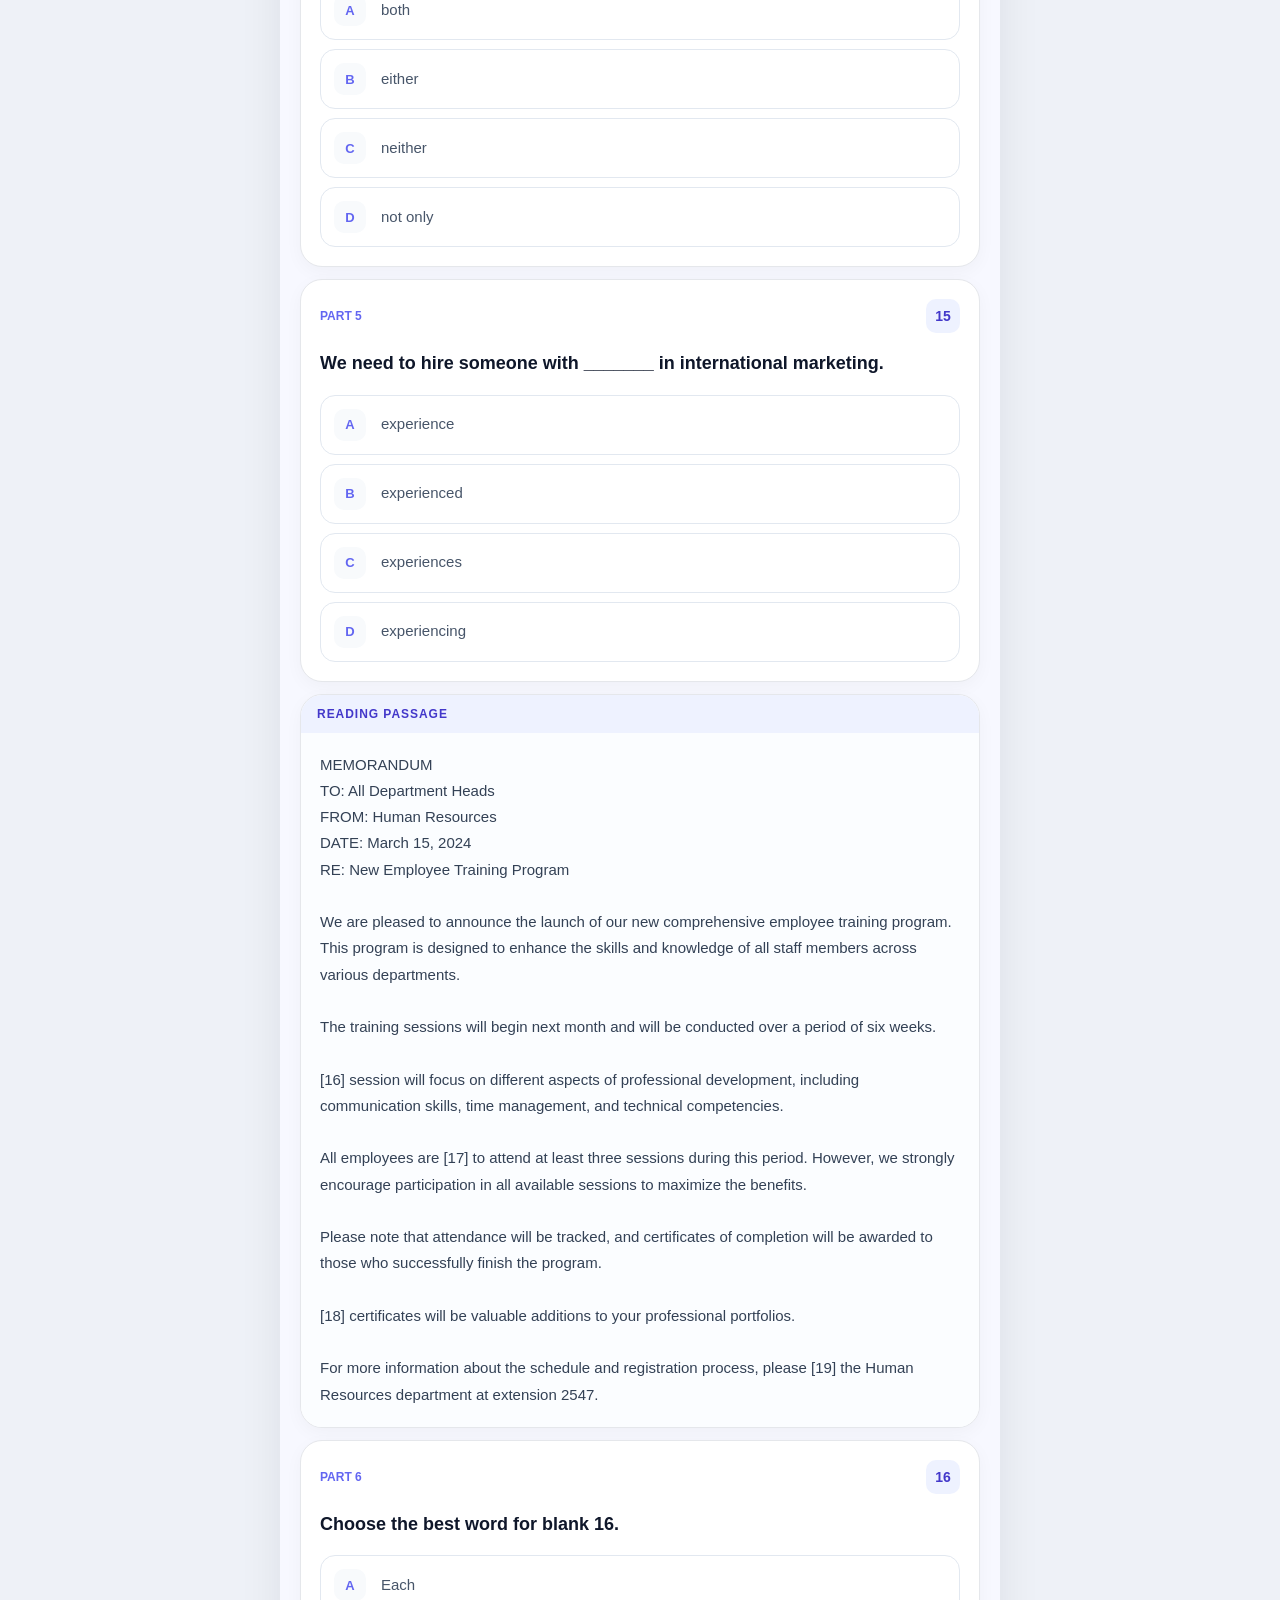
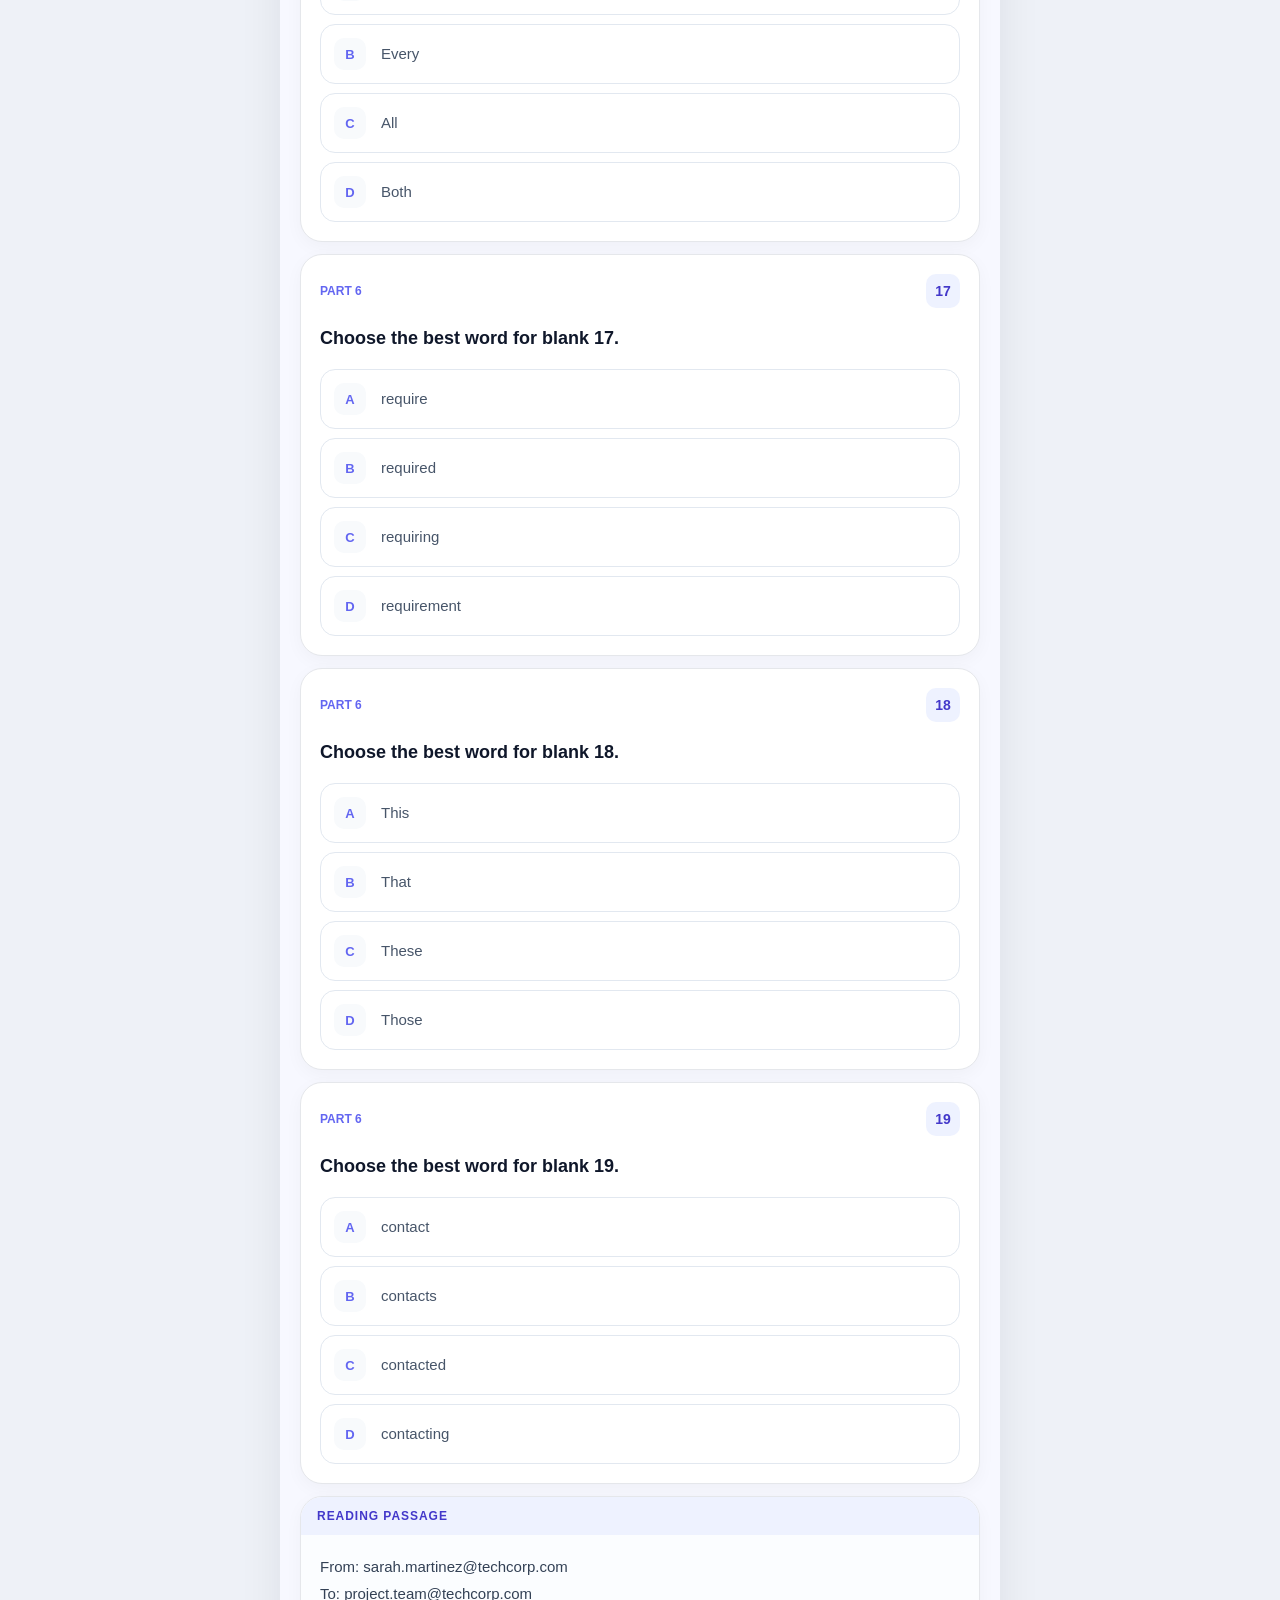
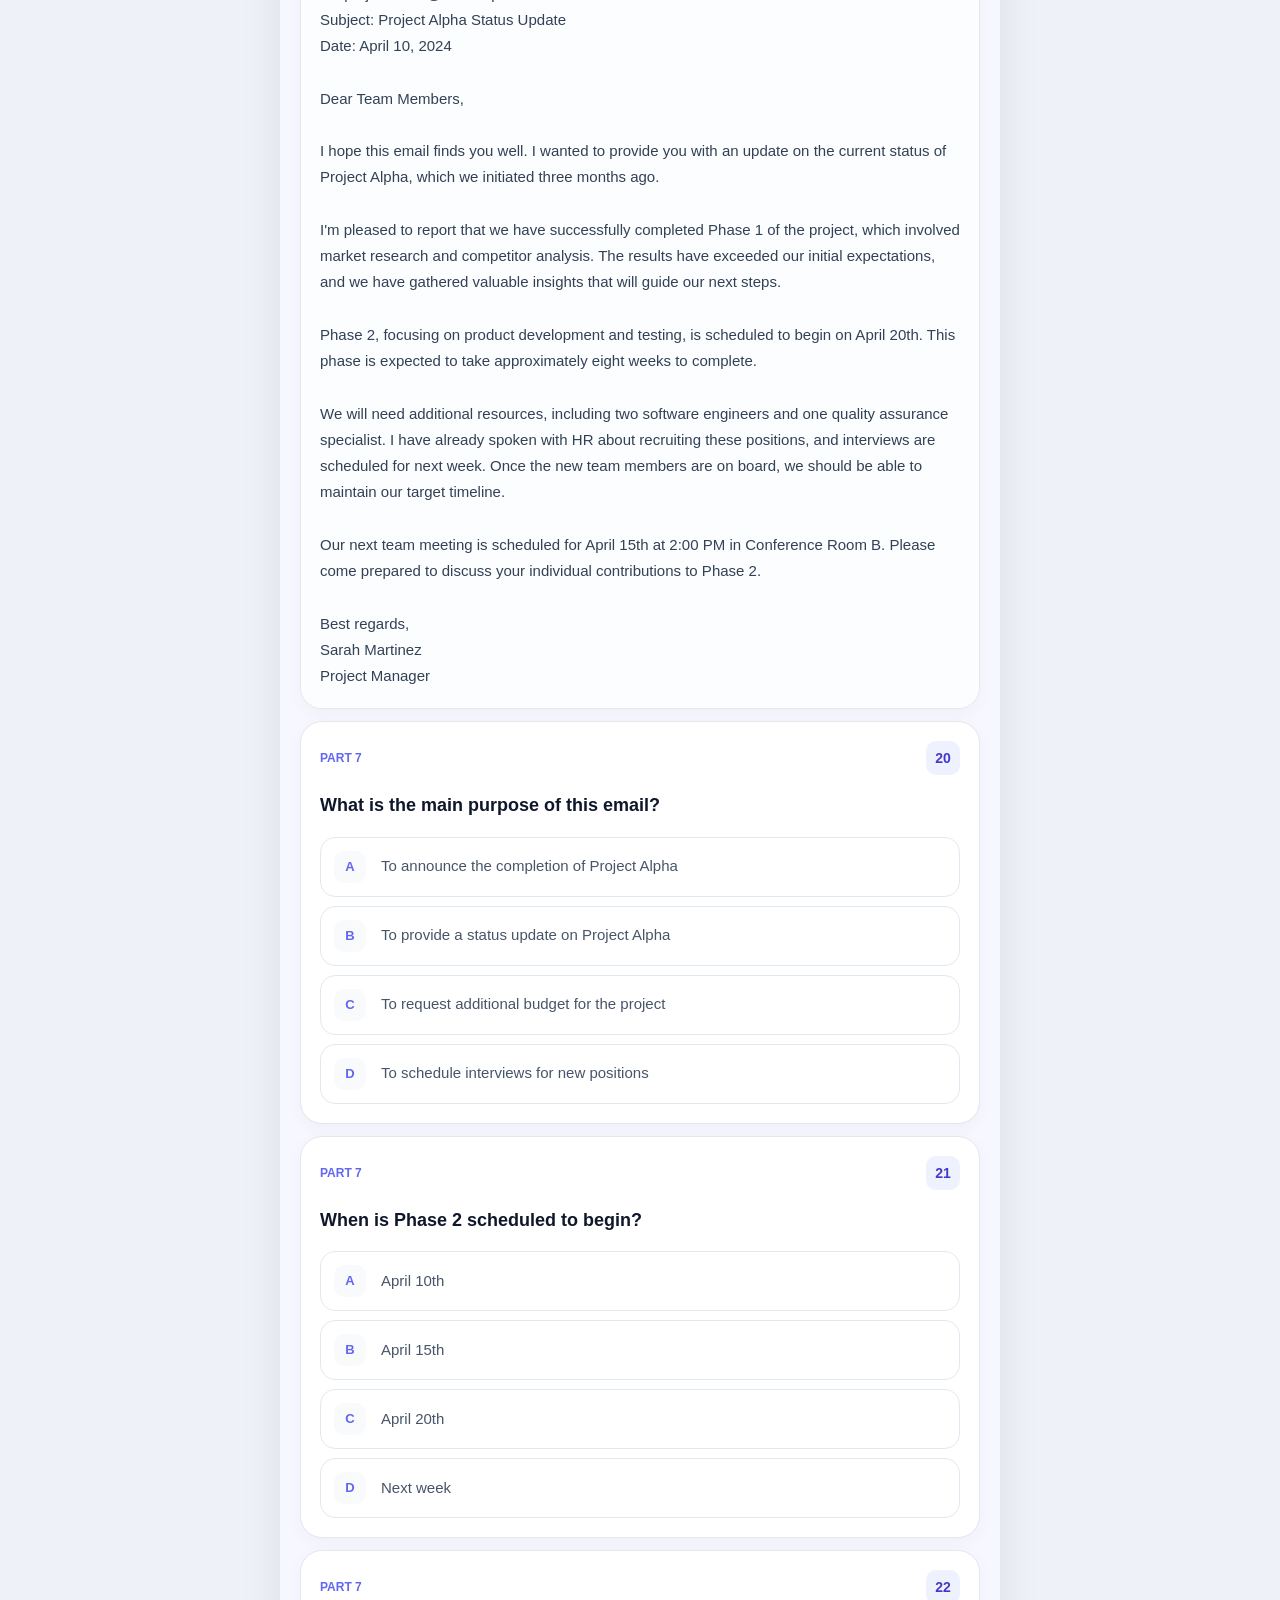
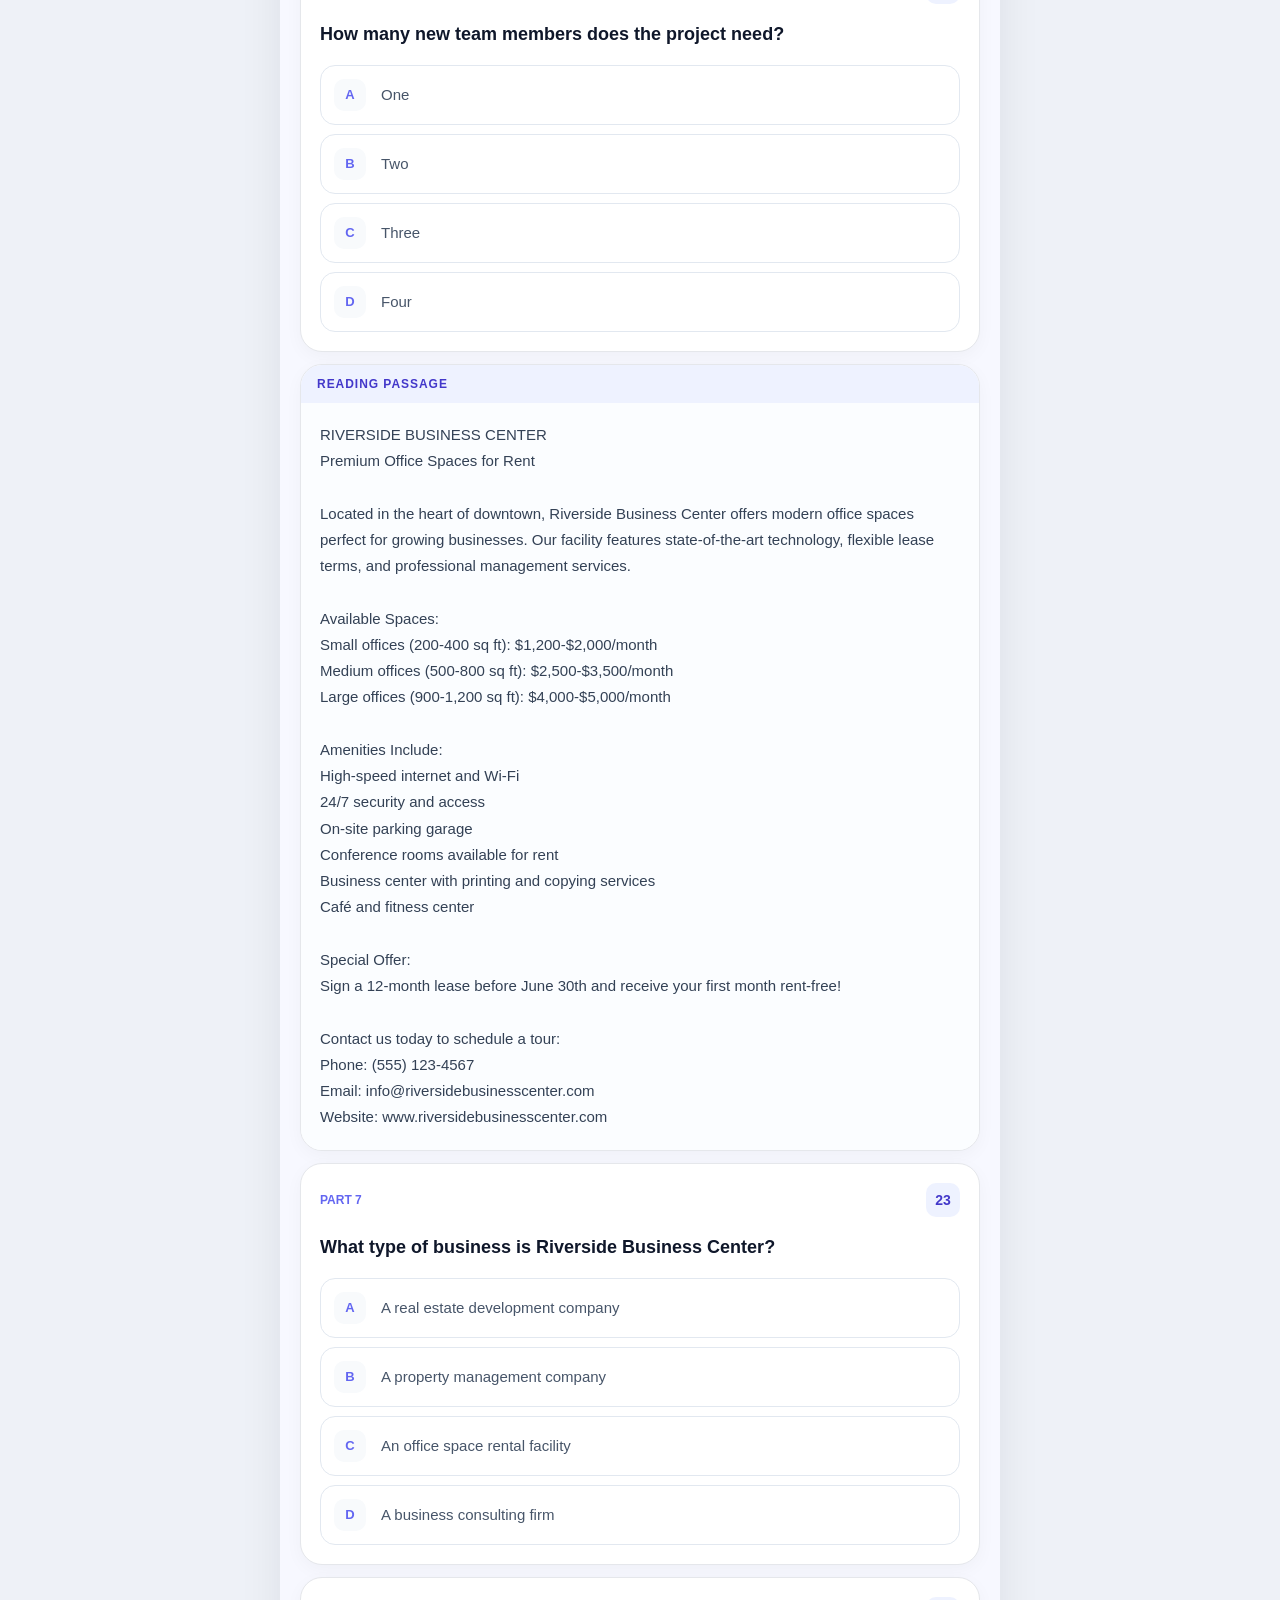
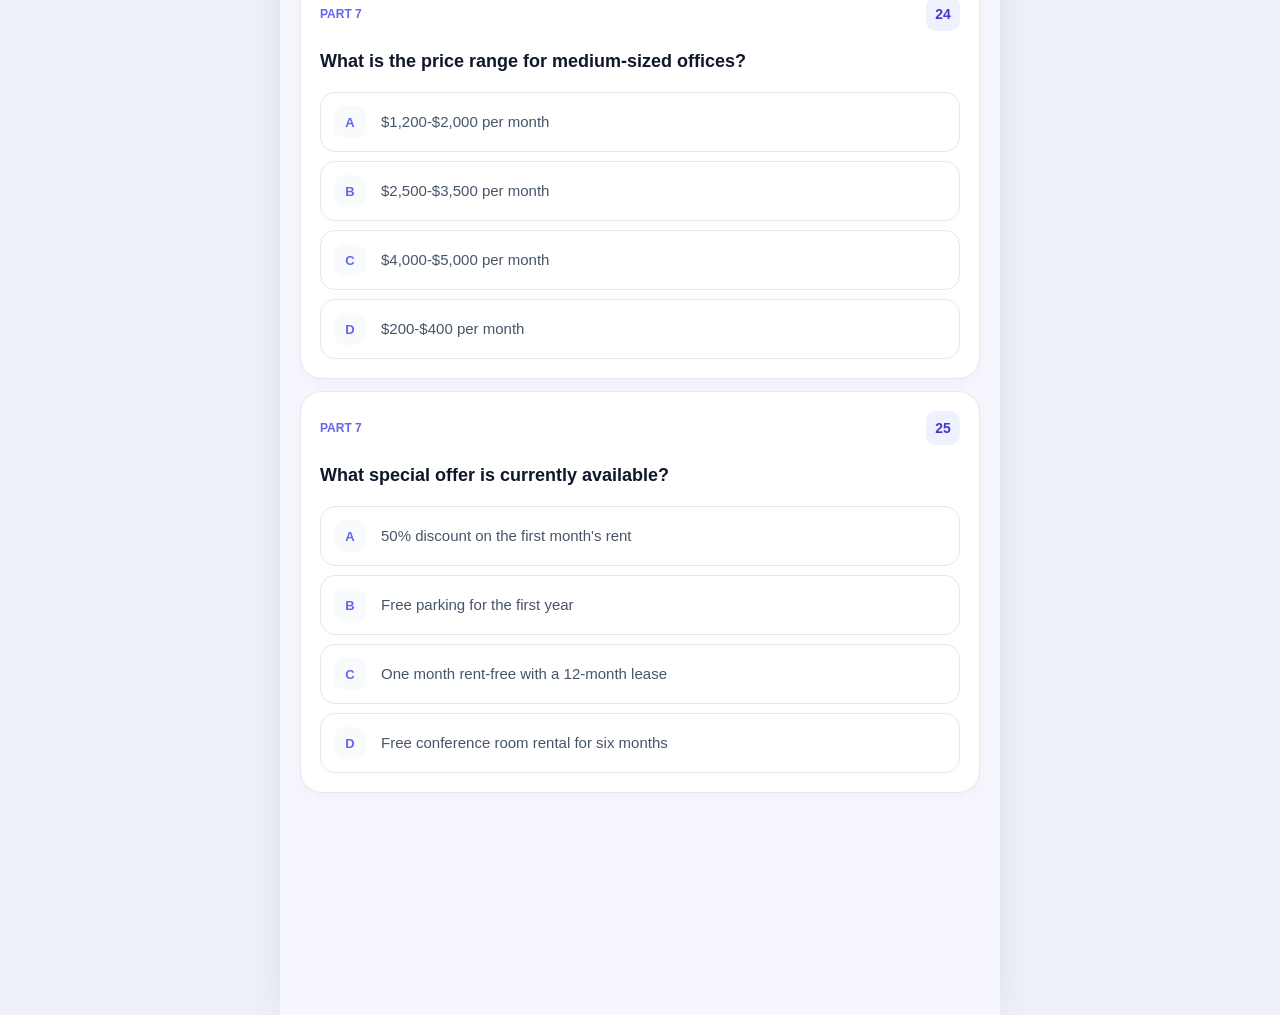
<file: rc.html>
<!doctype html>
<html lang="ko">
<head>
  <meta charset="UTF-8" />
  <meta name="viewport" content="width=device-width, initial-scale=1.0, viewport-fit=cover" />
  <meta name="theme-color" content="#0f172a" />
  <meta name="description" content="TOEIC RC 문제를 웹에서 직접 풀고 자동 채점하는 모바일 연습 사이트" />
  <link rel="icon" href="./icon.svg" type="image/svg+xml" />
  <link rel="stylesheet" href="./style.css" />
  <link rel="stylesheet" href="./icons.css" />
  <link rel="stylesheet" href="./mock-test.css" />
  <link rel="stylesheet" href="./rc.css" />
  <link rel="stylesheet" href="./theme-indigo.css" />
  <title>TOEIC RC Practice</title>
</head>
<body>
  <div class="app-shell mock-app-shell">
    <header class="topbar">
      <a class="brand mock-back-brand" href="./index.html" aria-label="단어 학습 홈으로">
        <span class="brand-mark">T</span>
        <span><b>TOEIC RC</b><small>문제 직접 풀기</small></span>
      </a>
      <a class="mock-home-link" href="./index.html">
        <svg class="ui-icon" viewBox="0 0 24 24" aria-hidden="true"><path d="M15 18l-6-6 6-6"/></svg>
        단어 학습
      </a>
    </header>

    <main class="view rc-view">
      <section class="rc-hero">
        <div>
          <p class="eyebrow">RC PRACTICE</p>
          <h1>PDF 없이<br>바로 문제 풀기</h1>
          <p>문제와 보기, 지문을 JSON으로 넣어두었습니다. 답안은 자동 저장되고 채점하면 정답이 표시됩니다.</p>
        </div>
        <div class="rc-time-box">
          <span>남은 시간</span>
          <strong id="timeValue">30:00</strong>
          <button id="timerBtn">시작</button>
        </div>
      </section>

      <div class="rc-set-tabs">
        <button class="rc-set-tab active" data-set="v1"><b>RC 연습 1</b><span>25문항 · Part 5–7</span></button>
        <button class="rc-set-tab" data-set="v2"><b>RC 연습 2</b><span>25문항 · Part 5–7</span></button>
      </div>

      <section class="rc-status-card">
        <div>
          <span id="setTitle">JKCB TOEIC RC Practice 1</span>
          <strong><span id="answeredCount">0</span> / <span id="totalCount">25</span></strong>
        </div>
        <div class="mock-progress-track"><i id="progressFill" style="width:0%"></i></div>
        <div class="rc-status-actions">
          <div id="partTabs" class="rc-part-tabs"></div>
          <button id="nextBlankBtn">다음 미답</button>
        </div>
      </section>

      <section id="resultBox" class="rc-result-card" hidden>
        <div>
          <p class="eyebrow">RESULT</p>
          <strong><span id="scoreValue">0</span> / 25</strong>
          <span id="scorePercent">0%</span>
        </div>
        <div class="rc-result-grid">
          <span><b id="part5Score">0/15</b>Part 5</span>
          <span><b id="part6Score">0/4</b>Part 6</span>
          <span><b id="part7Score">0/6</b>Part 7</span>
        </div>
      </section>

      <section id="questionArea" class="rc-question-area" aria-live="polite"></section>

      <div class="rc-bottom-actions">
        <button id="resetBtn">답안 초기화</button>
        <button id="scoreBtn" class="primary">채점하기</button>
      </div>
    </main>
  </div>
  <script src="./rc.js"></script>
</body>
</html>
</file>
<file: ebook.css>
*{box-sizing:border-box}html,body{margin:0;background:#f5f6fb;color:#111827;font-family:Inter,Pretendard,"Noto Sans KR",Arial,sans-serif}body{min-height:100vh}.ebook-shell{max-width:760px;margin:0 auto;min-height:100vh;background:#f7f8fc}.ebook-topbar{position:sticky;top:0;z-index:40;display:grid;grid-template-columns:54px 1fr auto;align-items:center;gap:14px;padding:14px 18px;background:rgba(247,248,252,.97);backdrop-filter:blur(16px);border-bottom:1px solid #e5e7eb}.top-title{display:flex;flex-direction:column;gap:3px}.top-title strong{font-size:18px;letter-spacing:-.01em}.top-title span{font-size:13px;color:#94a3b8}.back-btn,.square-btn{display:grid;place-items:center;background:#fff;color:#182033;border:1px solid #dce2ea}.back-btn{width:50px;height:50px;border-radius:16px}.back-btn svg,.square-btn svg,.audio-main-btn svg,.korean-toggle svg,.line-speak svg{width:23px;height:23px;fill:none;stroke:currentColor;stroke-width:2;stroke-linecap:round;stroke-linejoin:round}.top-action{border:1px solid #c7d2fe;background:#eef2ff;color:#4338ca;border-radius:13px;padding:10px 13px;font-size:13px;font-weight:900}.library-view,.book-view{padding:24px 18px 54px}.library-head{padding:8px 4px 14px}.library-head h1{font-size:34px;margin:0 0 6px;letter-spacing:-.04em}.library-head p{margin:0;color:#64748b;font-size:16px}.library-section{margin-top:16px}.section-heading{display:flex;align-items:center;justify-content:space-between;margin-bottom:14px}.section-heading h2{margin:0;font-size:24px}.section-heading span{font-size:14px;font-weight:800;color:#64748b}.book-list{display:grid;gap:16px}.book-card{display:grid;grid-template-columns:106px 1fr;gap:18px;align-items:center;text-decoration:none;color:inherit;background:#fff;border:1px solid #e1e6ef;border-radius:24px;padding:18px;box-shadow:0 10px 24px rgba(15,23,42,.045)}.cover,.mini-cover{background:#11342f;color:#efe1b7;border:8px double #d0b26d;text-align:center;display:flex;flex-direction:column;justify-content:center;align-items:center}.cover{height:154px;border-radius:8px}.cover span,.mini-cover span{font-family:Georgia,serif;font-size:11px;letter-spacing:.12em}.cover b,.mini-cover b{font-family:Georgia,serif;font-size:23px;letter-spacing:.04em;line-height:1.05;margin:6px 0}.cover small,.mini-cover small{font-family:Georgia,serif;font-size:8px;letter-spacing:.07em}.book-card h3{font-size:23px;line-height:1.15;margin:0 0 7px}.book-card p{margin:0;color:#64748b;font-size:14px;line-height:1.55}.book-card .meta,.book-meta{display:flex;gap:8px;flex-wrap:wrap;margin-top:13px}.book-card .meta span,.book-meta span{background:#f1f5f9;border-radius:999px;padding:7px 10px;font-size:12px;font-weight:800;color:#475569}.book-head{display:grid;grid-template-columns:104px 1fr;gap:18px;align-items:center;padding:4px 2px 14px}.mini-cover{height:150px;border-radius:8px}.book-info h1{font-family:Georgia,"Times New Roman",serif;font-size:30px;line-height:1.08;margin:0 0 8px;letter-spacing:-.025em}.book-info>p{margin:0;color:#64748b;font-size:15px}.book-tabs{position:sticky;top:79px;z-index:30;margin:8px 0 20px;display:grid;grid-template-columns:1fr 1fr;background:#e9edf5;padding:5px;border-radius:17px}.book-tabs button{min-height:48px;border:0;background:transparent;border-radius:13px;font-weight:900;color:#64748b;font-size:16px}.book-tabs button.active{background:#fff;color:#4338ca;box-shadow:0 3px 10px rgba(15,23,42,.08)}.card{background:#fff;border:1px solid #e1e6ef;border-radius:24px;box-shadow:0 9px 22px rgba(15,23,42,.04)}.prep-panel,.reader-panel{display:grid;gap:18px}.compact-card{padding:18px}.control-head{display:flex;align-items:center;justify-content:space-between;margin-bottom:14px}.control-head strong{font-size:20px}.control-head span{font-size:14px;font-weight:900;color:#4f46e5}.chapter-row{display:grid;grid-template-columns:50px 1fr 50px;gap:10px;align-items:end}.square-btn{width:50px;height:50px;border-radius:15px}.chapter-select-wrap{display:grid;gap:6px}.chapter-select-wrap>span{font-size:11px;letter-spacing:.14em;color:#64748b;font-weight:900}.chapter-select-wrap select{width:100%;height:50px;border:1px solid #dce2ea;background:#f8fafc;border-radius:15px;padding:0 14px;font-size:16px;font-weight:900;color:#111827}.study-section{padding:20px}.study-title{display:flex;align-items:center;justify-content:space-between;margin-bottom:14px}.study-title h2{font-size:25px;margin:0}.study-title span{font-size:13px;color:#64748b;font-weight:800}.vocab-list{display:grid;gap:11px}.vocab-item{border:1px solid #e1e6ef;border-radius:18px;padding:15px 16px;background:#fff;transition:.15s}.vocab-item.learned{border-color:#a5b4fc;background:#f7f7ff}.vocab-top{display:grid;grid-template-columns:1fr 44px;gap:10px;align-items:center}.vocab-word-btn{border:0;background:transparent;padding:0;text-align:left}.vocab-word-btn b{display:block;font-size:22px;line-height:1.2;color:#111827}.vocab-item .meaning{margin:7px 0 0;font-size:16px;line-height:1.45;color:#334155;font-weight:750}.vocab-item .source-example{margin:10px 0 0;padding-top:10px;border-top:1px dashed #e4e8ef;font-family:Georgia,"Times New Roman",serif;font-size:15px;line-height:1.55;color:#64748b}.vocab-done{width:44px;height:44px;border-radius:13px;border:1px solid #d8deea;background:#f8fafc;color:#64748b;font-size:12px;font-weight:900}.vocab-item.learned .vocab-done{background:#5b5ce2;color:#fff;border-color:#5b5ce2}.grammar-list{display:grid;gap:12px}.grammar-item{border:1px solid #e1e6ef;border-radius:18px;padding:16px}.grammar-item h3{font-size:18px;margin:0 0 10px}.grammar-item .pattern{display:inline-block;background:#eef2ff;color:#4338ca;border-radius:10px;padding:7px 10px;font-size:13px;font-weight:900}.grammar-item p{margin:11px 0 0;font-size:15px;line-height:1.55;color:#475569}.grammar-check{display:flex;align-items:center;gap:10px;margin-top:14px;font-size:14px;font-weight:900;color:#334155}.grammar-check input{width:20px;height:20px;accent-color:#5b5ce2}.finish-prep{min-height:56px;border:0;background:#5b5ce2;color:#fff;border-radius:18px;font-size:17px;font-weight:900;box-shadow:0 10px 22px rgba(91,92,226,.24)}.reader-top{display:grid;gap:15px}.reading-mode{display:grid;grid-template-columns:1fr 1fr;background:#edf0f6;border-radius:14px;padding:4px}.reading-mode button{min-height:46px;border:0;background:transparent;border-radius:11px;font-size:15px;font-weight:900;color:#64748b}.reading-mode button.active{background:#fff;color:#4338ca;box-shadow:0 3px 10px rgba(15,23,42,.07)}.reader-actions{display:grid;grid-template-columns:1fr 1fr;gap:10px}.audio-main-btn,.korean-toggle{min-height:52px;border-radius:15px;font-size:15px;font-weight:900;display:flex;align-items:center;justify-content:center;gap:9px}.audio-main-btn{border:0;background:#5b5ce2;color:#fff}.audio-main-btn.playing{background:#312e81}.audio-main-btn svg{fill:currentColor;stroke:none}.korean-toggle{border:1px solid #c7d2fe;background:#eef2ff;color:#4338ca}.chapter-head{display:flex;justify-content:space-between;align-items:end;padding:8px 3px 0}.chapter-head p{margin:0 0 6px;color:#6366f1;font-size:12px;font-weight:900;letter-spacing:.15em}.chapter-head h2{font-family:Georgia,"Times New Roman",serif;font-size:31px;margin:0;line-height:1.08}.chapter-head>span{font-size:13px;color:#64748b;font-weight:800}.reader-lines{display:grid;gap:12px}.line-card{position:relative;background:#fff;border:1px solid #e1e6ef;border-radius:20px;padding:19px 18px 18px;box-shadow:0 7px 18px rgba(15,23,42,.03)}.line-top{display:flex;align-items:center;justify-content:space-between;margin-bottom:10px}.line-no{font-size:12px;color:#94a3b8;font-weight:900}.line-speak{width:42px;height:42px;border:0;border-radius:13px;background:#f0f1ff;color:#4f46e5;display:grid;place-items:center}.line-speak svg{width:21px;height:21px}.line-en{font-family:Georgia,"Times New Roman",serif;font-size:22px;line-height:1.72;margin:0;color:#0f172a;letter-spacing:.002em}.line-ko{border-top:1px dashed #dde3ec;margin:16px 0 0;padding-top:14px;font-size:17px;line-height:1.7;color:#334155;word-break:keep-all}.line-ko.loading{color:#94a3b8}.hide-korean .line-ko{display:none}.load-more{min-height:54px;border:1px solid #dce2ea;background:#fff;border-radius:17px;font-size:16px;font-weight:900}.full-reader-view{background:#fff;border:1px solid #e1e6ef;border-radius:24px;padding:25px 22px;box-shadow:0 8px 20px rgba(15,23,42,.035)}.full-english-text{font-family:Georgia,"Times New Roman",serif;font-size:21px;line-height:1.9;color:#172033}.full-english-text p{margin:0 0 1.45em}.full-english-text p:last-child{margin-bottom:0}.reader-status{text-align:center;color:#64748b;font-size:13px;line-height:1.5;padding:2px 8px}.reader-panel.loading{opacity:.7}.hidden{display:none!important}@media(max-width:520px){.ebook-topbar{grid-template-columns:50px 1fr auto;padding:12px 14px}.back-btn{width:48px;height:48px}.top-title strong{font-size:17px}.top-title span{font-size:12px}.library-view,.book-view{padding:18px 14px 48px}.library-head h1{font-size:31px}.book-card{grid-template-columns:92px 1fr;padding:14px;gap:14px}.cover{height:134px}.cover b{font-size:20px}.book-card h3{font-size:21px}.book-head{grid-template-columns:92px 1fr;gap:14px}.mini-cover{height:136px}.mini-cover b{font-size:20px}.book-info h1{font-size:26px}.book-tabs{top:73px;margin-bottom:16px}.compact-card,.study-section{padding:16px}.control-head strong{font-size:19px}.study-title h2{font-size:23px}.vocab-word-btn b{font-size:21px}.vocab-item .meaning{font-size:16px}.grammar-item h3{font-size:17px}.reader-actions{grid-template-columns:1fr}.chapter-head h2{font-size:27px}.line-card{padding:17px 16px}.line-en{font-size:21px;line-height:1.72}.line-ko{font-size:16.5px;line-height:1.7}.full-reader-view{padding:22px 18px}.full-english-text{font-size:20px;line-height:1.88}}
</file>
<file: style.css>
:root {
  font-family: Inter, Pretendard, -apple-system, BlinkMacSystemFont, "Segoe UI", sans-serif;
  color: #0f172a;
  background: #f4f7fb;
  font-synthesis: none;
  text-rendering: optimizeLegibility;
}

* { box-sizing: border-box; }
html { background: #eef2f7; }
body { margin: 0; min-width: 320px; min-height: 100vh; background: #f4f7fb; }
button, input { font: inherit; }
button { -webkit-tap-highlight-color: transparent; }
button:disabled { opacity: .35; }

.app-shell { min-height: 100vh; max-width: 720px; margin: 0 auto; background: #f8fafc; padding-bottom: calc(86px + env(safe-area-inset-bottom)); box-shadow: 0 0 40px rgba(15,23,42,.08); }
.topbar { height: 72px; padding: 12px 18px; display: flex; align-items: center; justify-content: space-between; background: rgba(248,250,252,.92); backdrop-filter: blur(14px); position: sticky; top: 0; z-index: 20; border-bottom: 1px solid #e8edf4; }
.brand { display: flex; gap: 10px; align-items: center; border: 0; background: none; padding: 0; color: #0f172a; text-align: left; }
.brand-mark { width: 40px; height: 40px; border-radius: 13px; display: grid; place-items: center; background: #0f172a; color: white; font-size: 23px; font-weight: 900; }
.brand b { display: block; font-size: 14px; letter-spacing: .02em; }
.brand small { display: block; color: #94a3b8; font-size: 11px; margin-top: 2px; }
.top-progress { text-align: right; line-height: 1.05; }
.top-progress strong { display: block; font-size: 18px; }
.top-progress span { color: #94a3b8; font-size: 10px; }

.view { padding: 18px 18px 30px; }
.hero-card { border-radius: 28px; padding: 28px 24px 22px; color: white; background: radial-gradient(circle at 90% 12%, rgba(34,197,94,.44), transparent 28%), linear-gradient(145deg,#0f172a 0%,#172554 100%); box-shadow: 0 20px 44px rgba(15,23,42,.18); }
.eyebrow { margin: 0 0 7px; font-size: 11px; font-weight: 800; letter-spacing: .13em; color: #64748b; text-transform: uppercase; }
.hero-card .eyebrow { color: #86efac; }
.hero-card h1 { margin: 0; font-size: clamp(34px, 10vw, 50px); line-height: .98; letter-spacing: -.055em; }
.hero-card h1 span { color: #86efac; }
.hero-card > div > p:last-child { color: #cbd5e1; line-height: 1.55; font-size: 14px; max-width: 410px; }
.primary { border: 0; border-radius: 16px; background: #22c55e; color: #052e16; font-weight: 900; padding: 15px 18px; cursor: pointer; }
.hero-action { width: 100%; margin-top: 12px; font-size: 15px; }
.overall-bar, .mini-bar, .study-progress { height: 5px; background: rgba(148,163,184,.25); border-radius: 99px; overflow: hidden; }
.overall-bar { margin-top: 22px; }
.overall-bar i, .mini-bar i, .study-progress i { display: block; height: 100%; border-radius: inherit; background: #22c55e; transition: width .25s ease; }
.hero-stats { display: flex; justify-content: space-between; margin-top: 14px; color: #94a3b8; font-size: 11px; }
.hero-stats b { color: white; font-size: 14px; margin-right: 3px; }

.section-head { display: flex; align-items: end; justify-content: space-between; margin: 28px 2px 14px; }
.section-head h2, .page-title h1 { margin: 0; font-size: 22px; letter-spacing: -.03em; }
.text-button { border: 0; background: none; color: #94a3b8; font-size: 11px; padding: 8px 0; }
.day-grid { display: grid; grid-template-columns: repeat(2, 1fr); gap: 10px; }
.day-card { border: 1px solid #e7edf5; background: white; border-radius: 20px; padding: 16px; text-align: left; min-height: 132px; box-shadow: 0 4px 16px rgba(15,23,42,.035); color: #0f172a; }
.day-card:active { transform: scale(.985); }
.day-card-head { display: flex; justify-content: space-between; color: #64748b; font-size: 11px; font-weight: 800; }
.day-card-head b { color: #16a34a; }
.day-card h3 { margin: 16px 0 14px; font-size: 16px; letter-spacing: -.02em; }
.day-card small { display: block; margin-top: 7px; color: #94a3b8; font-size: 10px; }
.mini-bar { height: 4px; background: #eef2f7; }

.study-view { padding-top: 10px; }
.study-toolbar { display: grid; grid-template-columns: 44px 1fr 44px; align-items: center; gap: 8px; margin-bottom: 14px; }
.icon-button { width: 44px; height: 44px; border: 1px solid #e2e8f0; border-radius: 14px; background: white; font-weight: 800; color: #0f172a; }
.icon-button.on { background: #dcfce7; border-color: #86efac; }
.day-selector { border: 0; background: none; text-align: center; color: #0f172a; }
.day-selector b { display: block; font-size: 16px; }
.day-selector span { display: block; color: #94a3b8; font-size: 11px; margin-top: 2px; }
.study-progress-row { display: grid; grid-template-columns: 48px 1fr 42px; gap: 10px; align-items: center; color: #94a3b8; font-size: 10px; margin: 12px 4px 16px; }
.study-progress-row span:last-child { text-align: right; color: #16a34a; font-weight: 800; }
.study-progress { background: #e2e8f0; }

.word-card { min-height: 430px; background: white; border: 1px solid #e7edf5; border-radius: 30px; padding: 26px 22px 22px; display: flex; flex-direction: column; align-items: center; justify-content: center; position: relative; overflow: hidden; box-shadow: 0 18px 42px rgba(15,23,42,.08); user-select: none; }
.word-card::after { content: ''; width: 260px; height: 260px; border-radius: 50%; position: absolute; right: -130px; top: -130px; background: #f0fdf4; }
.status-pill { position: absolute; left: 18px; top: 18px; border-radius: 99px; background: #dcfce7; color: #166534; padding: 7px 10px; font-size: 10px; font-weight: 800; z-index: 2; }
.status-pill.unknown { background: #fff7ed; color: #c2410c; }
.speaker-big { width: 60px; height: 60px; border: 0; border-radius: 20px; background: #ecfdf5; font-size: 26px; z-index: 2; }
.word-label { margin: 28px 0 8px; color: #94a3b8; font-size: 10px; font-weight: 900; letter-spacing: .18em; }
.word-card h2 { margin: 0; font-size: clamp(42px, 12vw, 66px); line-height: 1.06; text-align: center; letter-spacing: -.045em; overflow-wrap: anywhere; }
.meaning-hidden { margin-top: 32px; min-width: 160px; padding: 14px 18px; border-radius: 16px; background: #0f172a; color: white; border: 0; font-weight: 800; }
.meaning-box { margin-top: 28px; width: 100%; max-width: 500px; text-align: center; border-radius: 20px; background: #f8fafc; padding: 18px; border: 1px dashed #cbd5e1; }
.meaning-box small { color: #94a3b8; font-size: 9px; font-weight: 900; letter-spacing: .14em; }
.meaning-box p { margin: 8px 0 0; font-size: 19px; line-height: 1.5; font-weight: 700; }
.swipe-hint { position: absolute; bottom: 13px; color: #cbd5e1; font-size: 9px; }
.rate-row { margin: 16px 4px; display: grid; grid-template-columns: 92px 1fr; align-items: center; gap: 10px; color: #64748b; font-size: 11px; }
.rate-row b { color: #0f172a; }
.rate-row input { width: 100%; accent-color: #22c55e; }
.judge-row { display: grid; grid-template-columns: 1fr 1.35fr; gap: 10px; }
.judge-row button { min-height: 58px; border-radius: 18px; font-weight: 900; border: 0; }
.unknown-btn { background: #fff1f2; color: #be123c; }
.known-btn { background: #22c55e; color: #052e16; }
.nav-row { display: grid; grid-template-columns: 1fr 1.2fr 1fr; gap: 8px; margin-top: 10px; }
.nav-row button { border: 1px solid #e2e8f0; border-radius: 14px; background: white; color: #475569; padding: 12px 6px; font-size: 11px; font-weight: 700; }

.quiz-card { margin-top: 30px; background: white; border: 1px solid #e7edf5; border-radius: 28px; padding: 28px 20px 20px; box-shadow: 0 16px 40px rgba(15,23,42,.07); }
.quiz-card h2 { font-size: clamp(38px, 11vw, 58px); margin: 10px 0 28px; text-align: center; letter-spacing: -.04em; }
.quiz-options { display: grid; gap: 10px; }
.quiz-options button { display: grid; grid-template-columns: 34px 1fr; align-items: center; gap: 10px; text-align: left; border-radius: 16px; border: 1px solid #e2e8f0; background: #f8fafc; padding: 13px; color: #334155; line-height: 1.35; }
.quiz-options button span { width: 30px; height: 30px; border-radius: 10px; display: grid; place-items: center; background: white; font-weight: 900; border: 1px solid #e2e8f0; }
.quiz-options button.correct { background: #dcfce7; border-color: #4ade80; }
.quiz-options button.wrong { background: #ffe4e6; border-color: #fb7185; }
.quiz-result { margin-top: 16px; padding: 16px; background: #fff7ed; border-radius: 18px; display: grid; gap: 12px; color: #9a3412; }
.quiz-result.success { background: #f0fdf4; color: #166534; }

.page-title { margin: 14px 2px 20px; }
.page-title h1 span { color: #22c55e; }
.page-title > p:last-child { color: #64748b; line-height: 1.5; font-size: 13px; }
.full { width: 100%; margin-bottom: 16px; }
.search-box { height: 54px; display: flex; align-items: center; gap: 10px; background: white; border: 1px solid #e2e8f0; border-radius: 17px; padding: 0 15px; margin-bottom: 16px; }
.search-box span { font-size: 22px; color: #94a3b8; }
.search-box input { border: 0; outline: 0; width: 100%; font-size: 15px; background: transparent; }
.empty-state { padding: 36px 18px; text-align: center; color: #94a3b8; background: white; border-radius: 20px; border: 1px dashed #cbd5e1; }
.word-list { display: grid; gap: 8px; }
.word-list article { display: grid; grid-template-columns: 1fr 46px; gap: 6px; border: 1px solid #e7edf5; border-radius: 18px; background: white; padding: 7px; }
.word-list-main { border: 0; background: none; text-align: left; padding: 9px; display: grid; grid-template-columns: minmax(108px, .8fr) 1.4fr; align-items: center; gap: 12px; color: #0f172a; }
.word-list-main span b { display: block; font-size: 17px; word-break: break-word; }
.word-list-main small { display: block; color: #94a3b8; margin-top: 3px; font-size: 9px; }
.word-list-main p { margin: 0; color: #475569; font-size: 12px; line-height: 1.35; }
.mini-speaker { border: 0; border-radius: 13px; background: #f1f5f9; }

.bottom-nav { position: fixed; bottom: 0; left: 50%; transform: translateX(-50%); width: min(720px, 100%); height: calc(70px + env(safe-area-inset-bottom)); padding: 7px 10px calc(7px + env(safe-area-inset-bottom)); display: grid; grid-template-columns: repeat(5, 1fr); background: rgba(255,255,255,.95); backdrop-filter: blur(16px); border-top: 1px solid #e7edf5; z-index: 30; }
.bottom-nav button { border: 0; background: none; color: #94a3b8; font-size: 9px; font-weight: 800; display: flex; flex-direction: column; align-items: center; justify-content: center; gap: 3px; }
.bottom-nav button span { font-size: 19px; line-height: 1; }
.bottom-nav button.active { color: #16a34a; }

@media (min-width: 620px) {
  .day-grid { grid-template-columns: repeat(3, 1fr); }
  .view { padding-left: 26px; padding-right: 26px; }
}

@media (max-width: 380px) {
  .day-card { padding: 13px; }
  .word-card { min-height: 390px; }
  .word-list-main { grid-template-columns: 1fr; gap: 5px; }
}
</file>
<file: icons.css>
.ui-icon,
.nav-icon,
.empty-icon {
  display: block;
  fill: none;
  stroke: currentColor;
  stroke-width: 1.9;
  stroke-linecap: round;
  stroke-linejoin: round;
  flex: 0 0 auto;
}

.ui-icon { width: 20px; height: 20px; }
.icon-button { display: grid; place-items: center; cursor: pointer; }
.icon-button .ui-icon { width: 21px; height: 21px; }
.icon-button.on .ui-icon { color: #4f46e5; }

.speaker-big {
  display: grid;
  place-items: center;
  cursor: pointer;
  color: #4f46e5;
  transition: transform .16s ease, background .16s ease;
}
.speaker-big:active { transform: scale(.95); }
.speaker-big .ui-icon { width: 27px; height: 27px; stroke-width: 1.8; }

.mini-speaker {
  display: grid;
  place-items: center;
  color: #475569;
  cursor: pointer;
}
.mini-speaker .ui-icon { width: 19px; height: 19px; }

.icon-label {
  display: inline-flex;
  align-items: center;
  gap: 4px;
}
.icon-label .ui-icon { width: 13px; height: 13px; stroke-width: 2.3; }

.icon-text-btn {
  display: inline-flex !important;
  align-items: center;
  justify-content: center;
  gap: 5px;
}
.icon-text-btn .ui-icon { width: 15px; height: 15px; stroke-width: 2.1; }

.hero-action {
  display: flex;
  align-items: center;
  justify-content: center;
  gap: 7px;
}
.hero-action .ui-icon { width: 17px; height: 17px; stroke-width: 2.2; }

.search-leading {
  display: grid;
  place-items: center;
  width: 24px;
  flex: 0 0 24px;
  color: #94a3b8;
}
.search-leading .nav-icon { width: 20px; height: 20px; }

.icon-empty {
  display: flex;
  flex-direction: column;
  align-items: center;
  justify-content: center;
  gap: 10px;
}
.empty-icon {
  width: 30px;
  height: 30px;
  color: #6366f1;
  stroke-width: 1.7;
}

.bottom-nav button { gap: 4px; }
.bottom-nav button .nav-icon {
  width: 21px;
  height: 21px;
  stroke-width: 1.75;
  transition: transform .16s ease, stroke-width .16s ease;
}
.bottom-nav button.active .nav-icon {
  transform: translateY(-1px);
  stroke-width: 2.15;
}
.bottom-nav button > span {
  font-size: 9px;
  line-height: 1;
}

/* Indigo / navy theme */
body { background: #f5f6ff; }
.app-shell { background: #f8f9ff; }
.topbar { background: rgba(248,249,255,.94); }
.brand-mark { background: #312e81; }
.hero-card {
  background: radial-gradient(circle at 90% 12%, rgba(129,140,248,.36), transparent 30%), linear-gradient(145deg,#111827 0%,#312e81 100%);
  box-shadow: 0 20px 44px rgba(49,46,129,.18);
}
.hero-card .eyebrow { color: #c7d2fe; }
.hero-card h1 span { color: #a5b4fc; }
.primary { background: #6366f1; color: #fff; }
.overall-bar i,
.mini-bar i,
.study-progress i { background: #6366f1; }
.day-card-head b { color: #4f46e5; }
.icon-button.on { background: #eef2ff; border-color: #c7d2fe; }
.study-progress-row span:last-child { color: #4f46e5; }
.word-card::after { background: #eef2ff; }
.status-pill { background: #eef2ff; color: #3730a3; }
.speaker-big { background: #eef2ff; }
.rate-row input { accent-color: #6366f1; }
.known-btn { background: #6366f1; color: #fff; }
.quiz-options button.correct { background: #eef2ff; border-color: #818cf8; }
.quiz-result.success { background: #eef2ff; color: #3730a3; }
.page-title h1 span { color: #6366f1; }
.bottom-nav button.active { color: #4f46e5; }

@media (hover: hover) {
  .icon-button:hover,
  .mini-speaker:hover { background: #f8fafc; }
  .speaker-big:hover { background: #e0e7ff; }
}
</file>
<file: mock-test.css>
.mock-view { padding-top: 14px; }
.mock-title-row { display: grid; grid-template-columns: 1fr auto; align-items: start; gap: 14px; }
.mock-title-row > div:first-child { min-width: 0; }
.mock-time-box { min-width: 138px; border: 1px solid #dfe3f2; border-radius: 18px; padding: 12px 14px; background: #fff; text-align: right; box-shadow: 0 5px 18px rgba(30,41,59,.04); }
.mock-time-box span { display: block; color: #94a3b8; font-size: 9px; font-weight: 800; letter-spacing: .08em; }
.mock-time-box strong { display: block; margin-top: 4px; font-size: 21px; letter-spacing: -.04em; font-variant-numeric: tabular-nums; }
.mock-time-box.running { background: #eef2ff; border-color: #a5b4fc; color: #3730a3; }
.mock-preset-tabs { display: grid; grid-template-columns: 1fr 1fr; gap: 9px; margin: 8px 0 13px; }
.mock-preset-tabs button { min-height: 62px; border: 1px solid #e2e8f0; border-radius: 17px; background: #fff; color: #475569; text-align: left; padding: 11px 13px; cursor: pointer; }
.mock-preset-tabs button b { display: block; color: #0f172a; font-size: 13px; }
.mock-preset-tabs button span { display: block; margin-top: 3px; color: #94a3b8; font-size: 9px; }
.mock-preset-tabs button.active { background: #eef2ff; border-color: #a5b4fc; box-shadow: inset 0 0 0 1px rgba(99,102,241,.08); }
.mock-preset-tabs button.active b { color: #3730a3; }
.mock-file-card, .mock-progress-card, .mock-paper-panel, .mock-answer-panel { background: #fff; border: 1px solid #e6eaf2; border-radius: 22px; box-shadow: 0 8px 26px rgba(15,23,42,.045); }
.mock-file-card { padding: 17px; }
.mock-file-head, .mock-panel-head { display: flex; align-items: center; justify-content: space-between; gap: 12px; }
.mock-file-head h2, .mock-panel-head h2 { margin: 4px 0 0; font-size: 17px; letter-spacing: -.03em; }
.mock-preset-subtitle { display:block; margin-top:3px; color:#94a3b8; font-size:9px; }
.mock-badge { display: inline-flex; border-radius: 99px; background: #eef2ff; color: #4338ca; padding: 5px 8px; font-size: 9px; font-weight: 900; }
.mock-local-note { margin: 11px 0 12px; padding: 10px 11px; border-radius: 13px; background: #f8fafc; color: #64748b; font-size: 10px; line-height: 1.45; }
.mock-local-note b { color: #4338ca; }
.mock-file-grid { display: grid; grid-template-columns: 1fr 1fr; gap: 9px; }
.mock-upload { min-width: 0; min-height: 72px; border: 1px dashed #cbd5e1; border-radius: 16px; display: flex; align-items: center; gap: 10px; padding: 11px; cursor: pointer; color: #64748b; background: #fbfcfe; }
.mock-upload input { display: none; }
.mock-upload .ui-icon { width: 23px; height: 23px; color: #6366f1; }
.mock-upload > span { min-width: 0; }
.mock-upload b { display: block; color: #334155; font-size: 11px; }
.mock-upload small { display: block; color: #94a3b8; font-size: 8.5px; margin-top: 3px; overflow: hidden; text-overflow: ellipsis; white-space: nowrap; }
.mock-upload.ready { background: #f5f3ff; border-style: solid; border-color: #c4b5fd; }
.mock-upload.ready b { color: #5b21b6; }
.mock-audio { width: 100%; height: 42px; margin-top: 12px; }
.mock-control-row { display: grid; grid-template-columns: 1.5fr .8fr .8fr; gap: 8px; margin: 10px 0; }
.mock-control-row button { min-height: 46px; border: 1px solid #e2e8f0; border-radius: 14px; background: #fff; color: #475569; font-size: 10px; font-weight: 800; cursor: pointer; }
.mock-control-row .primary { border: 0; background: #6366f1; color: #fff; }
.mock-progress-card { padding: 13px 15px; margin-bottom: 10px; }
.mock-progress-card > div:first-child { display: flex; align-items: center; justify-content: space-between; color: #64748b; font-size: 10px; }
.mock-progress-card strong { color: #312e81; font-size: 13px; }
.mock-progress-track { height: 5px; background: #eef2f7; border-radius: 99px; overflow: hidden; margin: 8px 0 5px; }
.mock-progress-track i { display: block; height: 100%; background: #6366f1; border-radius: inherit; transition: width .2s ease; }
.mock-progress-card small { color: #94a3b8; font-size: 9px; }
.mock-layout { display: grid; grid-template-columns: minmax(0, 1.35fr) minmax(290px, .8fr); gap: 10px; align-items: start; }
.mock-paper-panel, .mock-answer-panel { padding: 13px; min-width: 0; }
.mock-paper-actions { display: flex; gap: 6px; flex-wrap: wrap; justify-content: flex-end; }
.mock-paper-actions button, .mock-score-card button { border: 1px solid #e2e8f0; border-radius: 10px; background: #fff; color: #475569; font-size: 9px; font-weight: 800; padding: 7px 9px; cursor: pointer; }
.mock-pdf { width: 100%; height: min(74vh, 820px); min-height: 520px; border: 0; border-radius: 15px; background: #f1f5f9; margin-top: 10px; }
.mock-pdf-empty { min-height: 420px; margin-top: 10px; border-radius: 16px; background: #f8fafc; border: 1px dashed #cbd5e1; display: flex; flex-direction: column; align-items: center; justify-content: center; gap: 7px; text-align: center; color: #64748b; padding: 24px; }
.mock-pdf-empty .empty-icon { color: #6366f1; width: 34px; height: 34px; }
.mock-pdf-empty b { color: #334155; font-size: 12px; }
.mock-pdf-empty span { font-size: 9px; line-height: 1.5; }
.mock-panel-head small { display: block; color: #94a3b8; font-size: 8.5px; margin-top: 2px; }
.mock-part-tabs { display: grid; grid-template-columns: repeat(7, 1fr); gap: 4px; margin: 12px 0 9px; }
.mock-part-tabs button { min-width: 0; border: 1px solid #e2e8f0; border-radius: 11px; background: #f8fafc; color: #64748b; padding: 7px 2px; cursor: pointer; }
.mock-part-tabs b { display: block; font-size: 9px; }
.mock-part-tabs span { display: block; margin-top: 2px; font-size: 6.5px; color: #94a3b8; }
.mock-part-tabs button.active { background: #eef2ff; border-color: #a5b4fc; color: #3730a3; }
.mock-answer-list { display: grid; gap: 5px; max-height: min(60vh, 650px); overflow: auto; padding-right: 2px; }
.answer-row, .mock-answer-row { display: grid; grid-template-columns: 34px 1fr 26px; align-items: center; gap: 6px; min-height: 40px; padding: 5px 6px; border: 1px solid #edf0f5; border-radius: 12px; background: #fbfcfe; scroll-margin-top: 90px; }
.qno, .mock-qno { font-size: 11px; color: #334155; text-align: center; font-variant-numeric: tabular-nums; }
.choice-row, .mock-choice-row { display: grid; grid-template-columns: repeat(4, 1fr); gap: 4px; }
.choice-row button, .mock-choice-row button { min-height: 29px; border: 1px solid #dfe3eb; border-radius: 9px; background: #fff; color: #64748b; font-size: 10px; font-weight: 900; cursor: pointer; }
.choice-row button.selected, .mock-choice-row button.selected { background: #6366f1; color: #fff; border-color: #6366f1; }
.choice-row button.correct, .mock-choice-row button.correct { background: #ede9fe; color: #5b21b6; border-color: #a78bfa; box-shadow: inset 0 0 0 1px #8b5cf6; }
.choice-row button.wrong, .mock-choice-row button.wrong { background: #fff1f2; color: #be123c; border-color: #fda4af; }
.clear-one, .mock-clear-one { width: 25px; height: 25px; border: 0; border-radius: 8px; background: transparent; color: #cbd5e1; cursor: pointer; font-size: 16px; }
.mock-score-btn { width: 100%; min-height: 48px; margin-top: 10px; border: 0; border-radius: 14px; background: #312e81; color: #fff; font-weight: 900; cursor: pointer; }
.mock-score-card { margin-top: 10px; padding: 15px; border-radius: 17px; background: linear-gradient(145deg,#eef2ff,#f5f3ff); border: 1px solid #c4b5fd; }
.mock-score-card .eyebrow { color: #6366f1; }
.mock-score-main { display: flex; align-items: end; gap: 5px; }
.mock-score-main strong { font-size: 39px; line-height: 1; color: #312e81; letter-spacing: -.05em; }
.mock-score-main span { color: #64748b; font-size: 10px; padding-bottom: 4px; }
.mock-score-grid { display: grid; grid-template-columns: repeat(3, 1fr); gap: 6px; margin: 12px 0; }
.mock-score-grid span { background: rgba(255,255,255,.68); border-radius: 11px; padding: 8px; color: #64748b; font-size: 8px; text-align: center; }
.mock-score-grid b { display: block; color: #3730a3; font-size: 13px; margin-bottom: 2px; }
.mock-key-btn { width: 100%; min-height: 42px; margin-top: 7px; border: 1px solid #c4b5fd; border-radius: 13px; background: #f5f3ff; color: #5b21b6; font-size: 10px; font-weight: 900; cursor: pointer; }
.mock-home-link { display:inline-flex; align-items:center; gap:5px; color:#4f46e5; text-decoration:none; font-size:10px; font-weight:900; }
.mock-home-link .ui-icon { width:16px; height:16px; }
.mock-back-brand { text-decoration:none; }
.mock-app-shell { padding-bottom: 30px; }
@media (max-width: 760px) { .mock-layout { grid-template-columns: 1fr; } .mock-pdf { height: 68vh; min-height: 460px; } .mock-answer-list { max-height: none; } }
@media (max-width: 480px) { .mock-title-row { grid-template-columns: 1fr; } .mock-time-box { width: 100%; text-align: left; display: flex; align-items: center; justify-content: space-between; } .mock-time-box strong { margin: 0; } .mock-file-grid { grid-template-columns: 1fr; } .mock-control-row { grid-template-columns: 1fr 1fr; } .mock-control-row .primary { grid-column: 1 / -1; } .mock-part-tabs { grid-template-columns: repeat(7, minmax(38px, 1fr)); overflow-x: auto; } .mock-pdf { min-height: 430px; } .mock-answer-panel { padding: 11px; } .answer-row, .mock-answer-row { grid-template-columns: 31px 1fr 23px; padding: 4px; } }
</file>
<file: rc.css>
.rc-view{padding-top:20px;padding-bottom:110px}
.rc-hero{display:grid;grid-template-columns:1fr auto;gap:18px;align-items:start;padding:26px;border-radius:26px;background:linear-gradient(145deg,#111827,#312e81);color:#fff;margin-bottom:14px;box-shadow:0 12px 30px rgba(49,46,129,.14)}
.rc-hero h1{margin:5px 0 10px;font-size:38px;line-height:1.06;letter-spacing:-.055em}.rc-hero p{margin:0;color:#c7d2fe;font-size:15px;line-height:1.62}.rc-hero .eyebrow{color:#a5b4fc;font-size:13px}
.rc-time-box{min-width:140px;background:rgba(255,255,255,.1);border:1px solid rgba(255,255,255,.16);border-radius:20px;padding:15px}.rc-time-box span{display:block;color:#c7d2fe;font-size:12px}.rc-time-box strong{display:block;font-size:29px;margin:5px 0 10px;font-variant-numeric:tabular-nums}.rc-time-box button{width:100%;border:0;border-radius:11px;padding:10px;background:#fff;color:#312e81;font-size:13px;font-weight:900}
.rc-set-tabs{display:grid;grid-template-columns:1fr 1fr;gap:11px;margin-bottom:12px}.rc-set-tab{border:1px solid #e2e8f0;border-radius:18px;background:#fff;padding:16px;text-align:left}.rc-set-tab b{display:block;color:#0f172a;font-size:17px}.rc-set-tab span{display:block;margin-top:4px;color:#94a3b8;font-size:12px}.rc-set-tab.active{background:#eef2ff;border-color:#a5b4fc}.rc-set-tab.active b{color:#3730a3}
.rc-status-card,.rc-result-card{background:#fff;border:1px solid #e5e7eb;border-radius:20px;padding:17px;margin-bottom:12px}.rc-status-card>div:first-child{display:flex;justify-content:space-between;gap:12px;align-items:center}.rc-status-card>div:first-child span{font-size:14px;font-weight:800;color:#334155}.rc-status-card>div:first-child strong{font-size:15px;color:#3730a3}.rc-status-actions{display:flex;justify-content:space-between;gap:9px;align-items:center;margin-top:10px}.rc-part-tabs{display:flex;gap:6px;overflow-x:auto}.rc-part-tabs button,#nextBlankBtn{border:1px solid #e2e8f0;border-radius:11px;background:#fff;color:#64748b;padding:9px 11px;font-size:12px;font-weight:900;white-space:nowrap}.rc-part-tabs button.active{background:#eef2ff;color:#4338ca;border-color:#a5b4fc}
.rc-question-area{display:grid;gap:12px}.rc-question-card,.rc-passage{background:#fff;border:1px solid #e5e7eb;border-radius:22px;padding:19px;box-shadow:0 5px 18px rgba(15,23,42,.035)}.rc-q-head{display:flex;justify-content:space-between;align-items:center}.rc-q-head span{font-size:12px;font-weight:900;color:#6366f1;text-transform:uppercase}.rc-q-head b{display:grid;place-items:center;width:34px;height:34px;border-radius:10px;background:#eef2ff;color:#4338ca;font-size:14px}.rc-question-text{font-size:18px;line-height:1.62;color:#0f172a;font-weight:760;margin:16px 0}.rc-options{display:grid;gap:9px}.rc-options button{display:grid;grid-template-columns:36px 1fr;align-items:center;text-align:left;gap:11px;border:1px solid #e2e8f0;border-radius:15px;background:#fff;padding:13px;color:#475569}.rc-options button>b{display:grid;place-items:center;width:32px;height:32px;border-radius:10px;background:#f8fafc;color:#6366f1;font-size:13px}.rc-options button span{font-size:15px;line-height:1.5}.rc-options button.selected{border-color:#818cf8;background:#eef2ff;color:#312e81}.rc-options button.selected>b{background:#6366f1;color:#fff}.rc-options button.correct{border-color:#818cf8;background:#eef2ff;color:#312e81}.rc-options button.correct>b{background:#4f46e5;color:#fff}.rc-options button.wrong{border-color:#fda4af;background:#fff1f2;color:#9f1239}.rc-options button.wrong>b{background:#e11d48;color:#fff}
.rc-passage{padding:0;overflow:hidden}.rc-passage-head{padding:12px 16px;background:#eef2ff;color:#4338ca;font-size:12px;font-weight:900;letter-spacing:.08em}.rc-passage pre{margin:0;padding:19px;white-space:pre-wrap;font-family:inherit;font-size:15px;line-height:1.75;color:#334155;background:#fbfdff}
.rc-answer-note{margin-top:12px;border-radius:11px;padding:10px 12px;font-size:12px;font-weight:800}.rc-answer-note.ok{background:#eef2ff;color:#4338ca}.rc-answer-note.bad{background:#fff1f2;color:#be123c}
.rc-result-card{display:grid;grid-template-columns:auto 1fr;gap:20px;align-items:center;background:linear-gradient(145deg,#eef2ff,#f5f3ff);border-color:#c4b5fd}.rc-result-card>div:first-child strong{display:block;font-size:34px;color:#312e81}.rc-result-card>div:first-child>span{font-size:13px;color:#6366f1}.rc-result-grid{display:grid;grid-template-columns:repeat(3,1fr);gap:8px}.rc-result-grid span{background:rgba(255,255,255,.75);padding:10px;border-radius:12px;text-align:center;color:#64748b;font-size:11px}.rc-result-grid b{display:block;color:#3730a3;font-size:15px;margin-bottom:3px}
.rc-bottom-actions{position:sticky;bottom:8px;display:grid;grid-template-columns:.7fr 1.3fr;gap:9px;margin-top:14px;padding:9px;background:rgba(248,250,252,.94);backdrop-filter:blur(10px);border-radius:17px}.rc-bottom-actions button{min-height:56px;border-radius:15px;border:1px solid #e2e8f0;background:#fff;color:#475569;font-size:14px;font-weight:900}.rc-bottom-actions .primary{border:0;background:#4f46e5;color:#fff}
@media(max-width:520px){.rc-hero{grid-template-columns:1fr;padding:22px}.rc-hero h1{font-size:34px}.rc-hero p{font-size:14px}.rc-time-box{display:flex;align-items:center;justify-content:space-between;gap:10px;min-width:0}.rc-time-box strong{margin:0;font-size:25px}.rc-time-box button{width:auto;padding:9px 15px}.rc-question-card,.rc-passage{border-radius:18px;padding:16px}.rc-passage{padding:0}.rc-question-text{font-size:17px}.rc-options button span{font-size:14px}.rc-passage pre{font-size:14px;padding:17px}.rc-result-card{grid-template-columns:1fr}.rc-result-grid{grid-template-columns:repeat(3,1fr)}.rc-set-tab b{font-size:16px}.rc-set-tab span{font-size:11px}}
</file>
<file: theme-indigo.css>
/* TOEIC 30DAY — unified indigo UI */
:root {
  --ink: #111827;
  --muted: #64748b;
  --soft: #94a3b8;
  --line: #e2e8f0;
  --panel: #ffffff;
  --canvas: #f7f8ff;
  --indigo: #6366f1;
  --indigo-dark: #4338ca;
  --indigo-soft: #eef2ff;
  --violet-soft: #f5f3ff;
  --radius-lg: 22px;
  --radius-md: 16px;
}

body { background: #eef1f7; color: var(--ink); }
.app-shell { background: var(--canvas); padding-bottom: calc(100px + env(safe-area-inset-bottom)); }
.topbar { height: 84px; padding: 13px 20px; background: rgba(248,249,255,.96); }
.brand { gap: 12px; }
.brand-mark { width: 48px; height: 48px; border-radius: 15px; background: #312e81; font-size: 25px; }
.brand b { font-size: 18px; letter-spacing: 0; }
.brand small { font-size: 12px; margin-top: 3px; }
.top-progress strong { font-size: 23px; }
.top-progress span { display: block; margin-top: 4px; font-size: 11px; }

/* indigo theme */
.hero-card { background: radial-gradient(circle at 90% 12%, rgba(129,140,248,.38), transparent 30%), linear-gradient(145deg,#111827 0%,#312e81 100%); box-shadow: 0 20px 44px rgba(49,46,129,.18); }
.hero-card .eyebrow, .hero-card h1 span { color: #c4b5fd; }
.primary, .known-btn { background: var(--indigo); color: #fff; }
.overall-bar i, .mini-bar i, .study-progress i { background: var(--indigo); }
.day-card-head b, .study-progress-row span:last-child, .page-title h1 span { color: #4f46e5; }
.icon-button.on { background: var(--indigo-soft); border-color: #a5b4fc; }
.word-card::after { background: #f1f0ff; }
.status-pill { background: #ede9fe; color: #5b21b6; }
.speaker-big, .meaning-sound-btn { background: var(--indigo-soft); color: #4f46e5; }
.rate-row input { accent-color: var(--indigo); }
.quiz-options button.correct { background: #ede9fe; border-color: #a78bfa; }
.quiz-result.success { background: var(--violet-soft); color: #5b21b6; }
.bottom-nav button.active { color: #4f46e5; }

/* global readability */
.view { padding: 20px 20px 34px; }
.eyebrow { font-size: 13px; }
.section-head h2, .page-title h1 { font-size: 27px; }
.text-button { font-size: 13px; }
.day-grid { gap: 12px; }
.day-card { min-height: 150px; padding: 18px; border-radius: var(--radius-lg); }
.day-card-head { font-size: 13px; }
.day-card h3 { margin: 18px 0 16px; font-size: 19px; line-height: 1.3; }
.day-card small { margin-top: 9px; font-size: 12px; }

/* study header */
.study-view { padding-top: 14px; }
.study-toolbar { grid-template-columns: 52px 1fr 52px; gap: 10px; margin-bottom: 15px; }
.icon-button { width: 52px; height: 52px; border-radius: var(--radius-md); }
.icon-button .ui-icon { width: 23px; height: 23px; }
.day-selector b { font-size: 20px; }
.day-selector span { margin-top: 3px; font-size: 13px; }
.study-progress-row { grid-template-columns: 58px 1fr 50px; gap: 12px; margin: 12px 4px 18px; font-size: 12px; }
.study-progress { height: 6px; }

/* auto / meaning controls — one visual system */
.study-mode-panel {
  grid-template-columns: minmax(0, 1.55fr) minmax(145px, .85fr);
  gap: 12px;
  margin: 0 0 18px;
}
.study-mode-panel button {
  min-height: 62px;
  border-radius: 18px;
  border: 1px solid #d9def0;
  background: #fff;
}
.auto-study-btn { padding: 11px 15px; gap: 12px; }
.auto-study-btn b { font-size: 15px; color: #312e81; }
.auto-study-btn small { margin-top: 4px; font-size: 11px; }
.auto-study-btn .ui-icon { width: 24px; height: 24px; }
.auto-study-btn.active { background: var(--indigo-soft); border-color: #a5b4fc; }
.meaning-toggle-btn { padding: 10px 14px; gap: 8px; font-size: 15px; color: #4c1d95; }
.meaning-toggle-btn .ui-icon { width: 22px; height: 22px; }
.meaning-toggle-btn.active { background: var(--violet-soft); border-color: #c4b5fd; }

/* word card — consistent hierarchy */
.word-card {
  min-height: 430px;
  padding: 30px 24px 30px;
  border-radius: 30px;
  box-shadow: 0 16px 38px rgba(30,41,59,.07);
}
.word-card::after { width: 230px; height: 230px; right: -118px; top: -118px; }
.status-pill { left: 20px; top: 20px; padding: 8px 11px; font-size: 11px; }

/* hide WORD / MEANING text labels */
.word-label,
.meaning-title-row small {
  display: none !important;
}
.word-card h2 {
  margin-top: 18px;
  font-size: clamp(46px, 12vw, 62px);
  line-height: 1.04;
  letter-spacing: -.045em;
}

/* English and Korean speaker controls: same size */
.speaker-big,
.meaning-sound-btn {
  width: 48px;
  height: 48px;
  min-width: 48px;
  min-height: 48px;
  border: 0;
  border-radius: 15px;
  display: grid;
  place-items: center;
}
.speaker-big .ui-icon,
.meaning-sound-btn .ui-icon {
  width: 23px;
  height: 23px;
  stroke-width: 1.9;
}

.meaning-box {
  margin-top: 26px;
  max-width: 520px;
  padding: 18px 20px 20px;
  border-radius: 20px;
  background: #fbfcff;
  border-color: #cbd5e1;
}
.meaning-title-row {
  display: flex;
  justify-content: center;
  align-items: center;
  gap: 12px;
  min-height: 48px;
}
.meaning-box p { margin: 10px 0 0; font-size: 22px; line-height: 1.5; }
.swipe-hint { bottom: 14px; font-size: 11px; }

/* speed controls */
.dual-rate-row { grid-template-columns: 120px 1fr; gap: 12px 14px; margin: 18px 6px; font-size: 14px; }
.dual-rate-row label { white-space: nowrap; }
.dual-rate-row input { height: 26px; }

/* action buttons */
.judge-row { gap: 12px; }
.judge-row button { min-height: 62px; border-radius: 18px; font-size: 17px; }
.nav-row { gap: 10px; margin-top: 12px; }
.nav-row button { min-height: 50px; border-radius: 15px; font-size: 14px; }

/* quiz / search */
.quiz-card { padding: 30px 22px 22px; }
.quiz-options button { padding: 15px; font-size: 14px; }
.page-title > p:last-child { font-size: 15px; }
.search-box { height: 60px; }
.search-box input { font-size: 17px; }
.word-list-main span b { font-size: 20px; }
.word-list-main small { font-size: 11px; }
.word-list-main p { font-size: 14px; line-height: 1.45; }

/* bottom navigation */
.bottom-nav {
  grid-template-columns: repeat(6, 1fr);
  height: calc(82px + env(safe-area-inset-bottom));
  padding: 8px 6px calc(8px + env(safe-area-inset-bottom));
}
.bottom-nav button, .bottom-nav a {
  min-width: 0;
  border: 0;
  background: none;
  color: #94a3b8;
  font-size: 10.5px;
  font-weight: 850;
  display: flex;
  flex-direction: column;
  align-items: center;
  justify-content: center;
  gap: 5px;
  text-decoration: none;
}
.bottom-nav .nav-icon, .bottom-nav a .nav-icon { width: 24px; height: 24px; stroke-width: 1.9; }
.bottom-nav button > span, .bottom-nav a > span { font-size: 10.5px; line-height: 1; }

@media (max-width: 520px) {
  .topbar { height: 82px; padding: 12px 16px; }
  .brand-mark { width: 46px; height: 46px; }
  .brand b { font-size: 17px; }
  .view { padding-left: 16px; padding-right: 16px; }
  .day-card { min-height: 146px; padding: 16px; }
  .day-card h3 { font-size: 18px; }

  /* keep the two study controls side-by-side on phones */
  .study-mode-panel { grid-template-columns: minmax(0, 1.45fr) minmax(128px, .8fr); gap: 10px; }
  .study-mode-panel button { min-height: 60px; }
  .auto-study-btn { padding: 9px 12px; }
  .auto-study-btn b { font-size: 14px; }
  .auto-study-btn small { font-size: 10px; }
  .meaning-toggle-btn { font-size: 14px; padding: 8px 10px; }

  .word-card { min-height: 410px; padding: 26px 20px 28px; }
  .word-card h2 { font-size: clamp(44px, 12.5vw, 58px); }
  .meaning-box p { font-size: 21px; }
  .speaker-big, .meaning-sound-btn { width: 46px; height: 46px; min-width: 46px; min-height: 46px; }
  .speaker-big .ui-icon, .meaning-sound-btn .ui-icon { width: 22px; height: 22px; }
  .dual-rate-row { grid-template-columns: 112px 1fr; font-size: 13px; }
}

@media (max-width: 370px) {
  .study-mode-panel { grid-template-columns: 1fr; }
  .word-card { min-height: 395px; }
  .bottom-nav { padding-left: 2px; padding-right: 2px; }
  .bottom-nav button > span, .bottom-nav a > span { font-size: 10px; }
}
</file>
